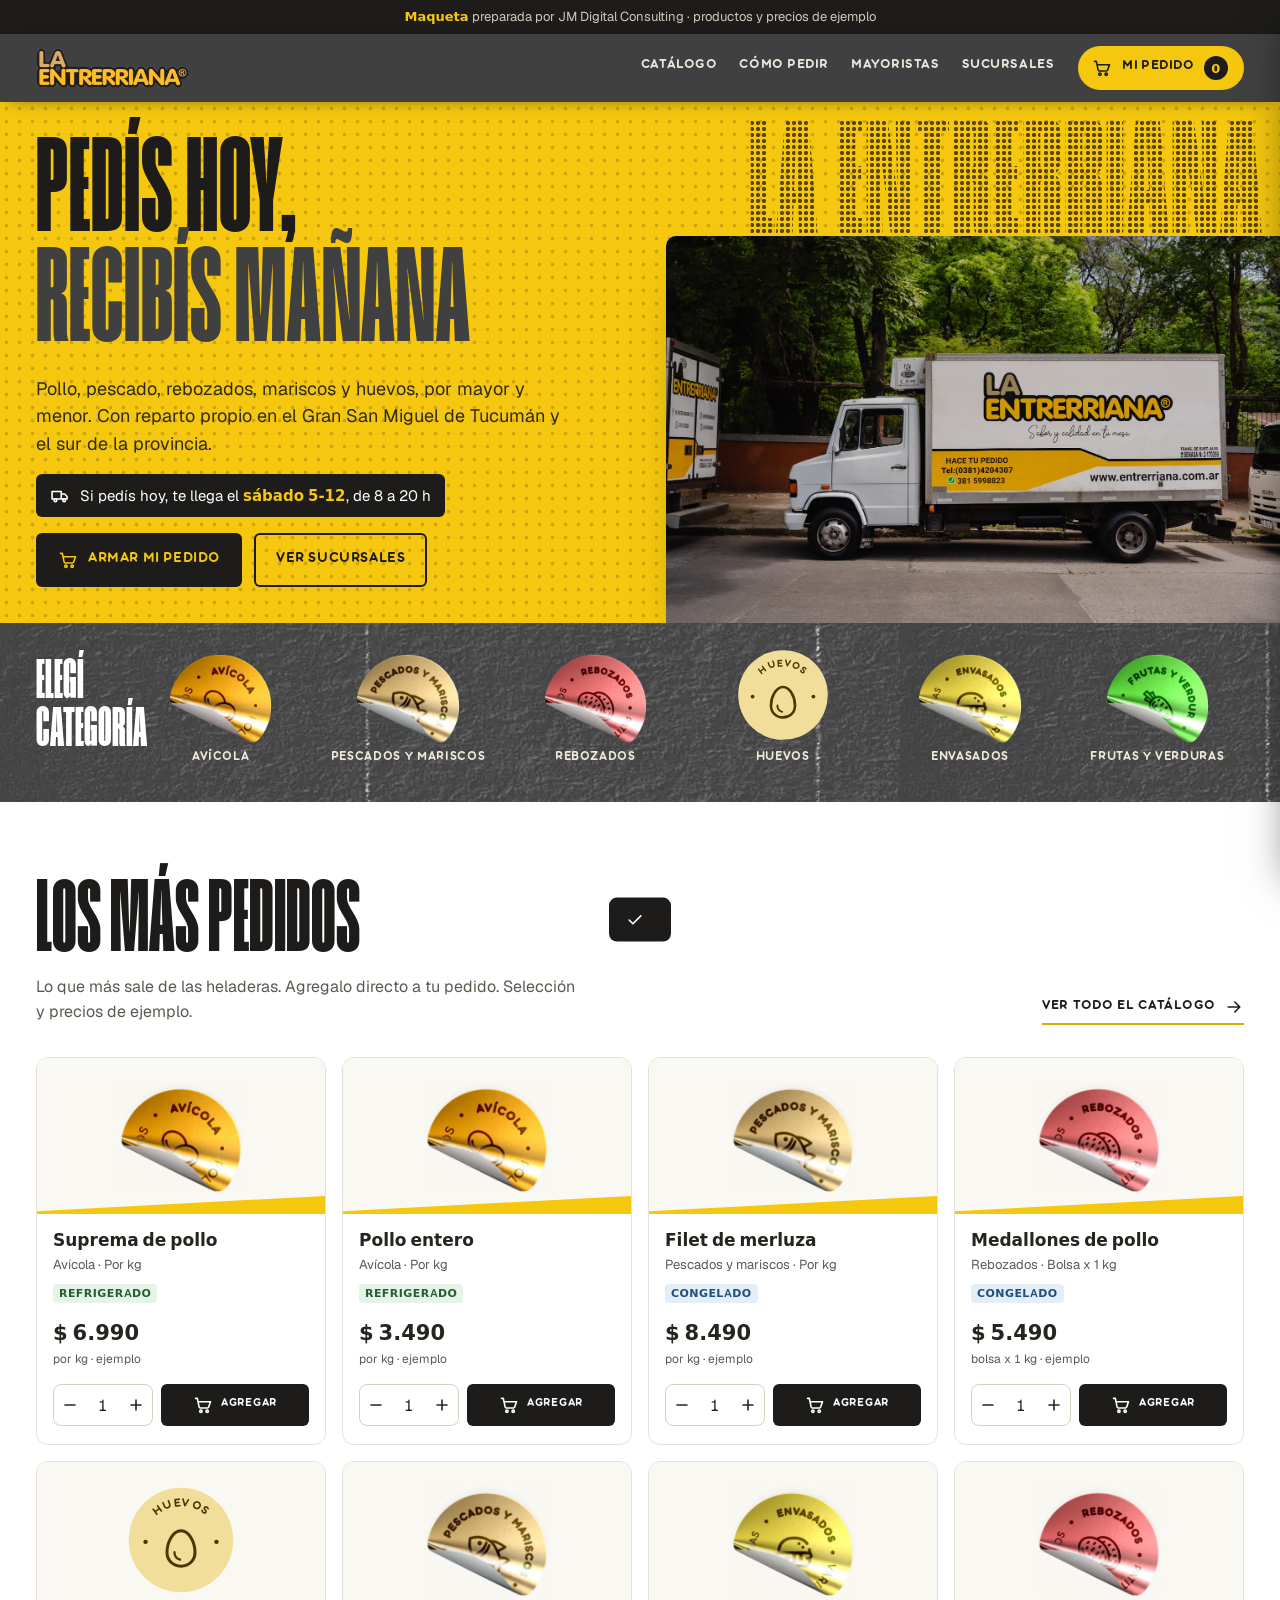
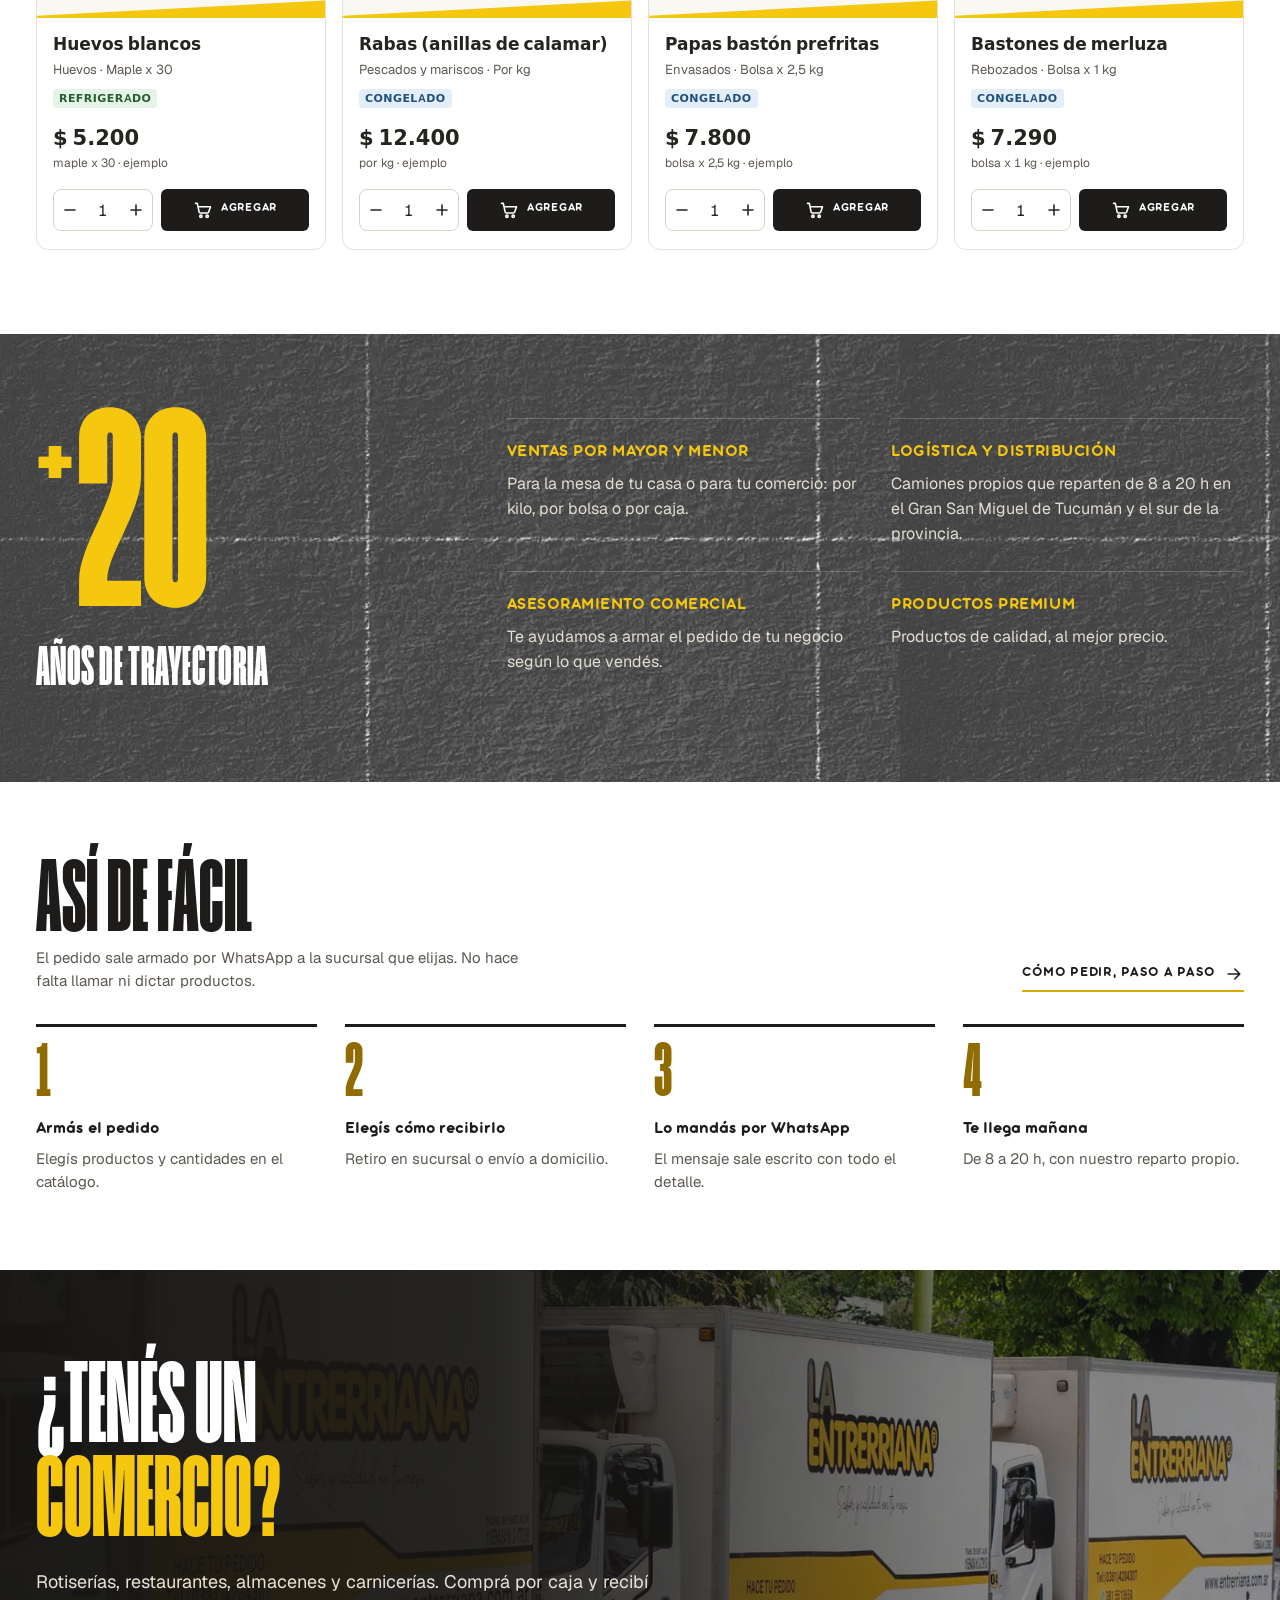
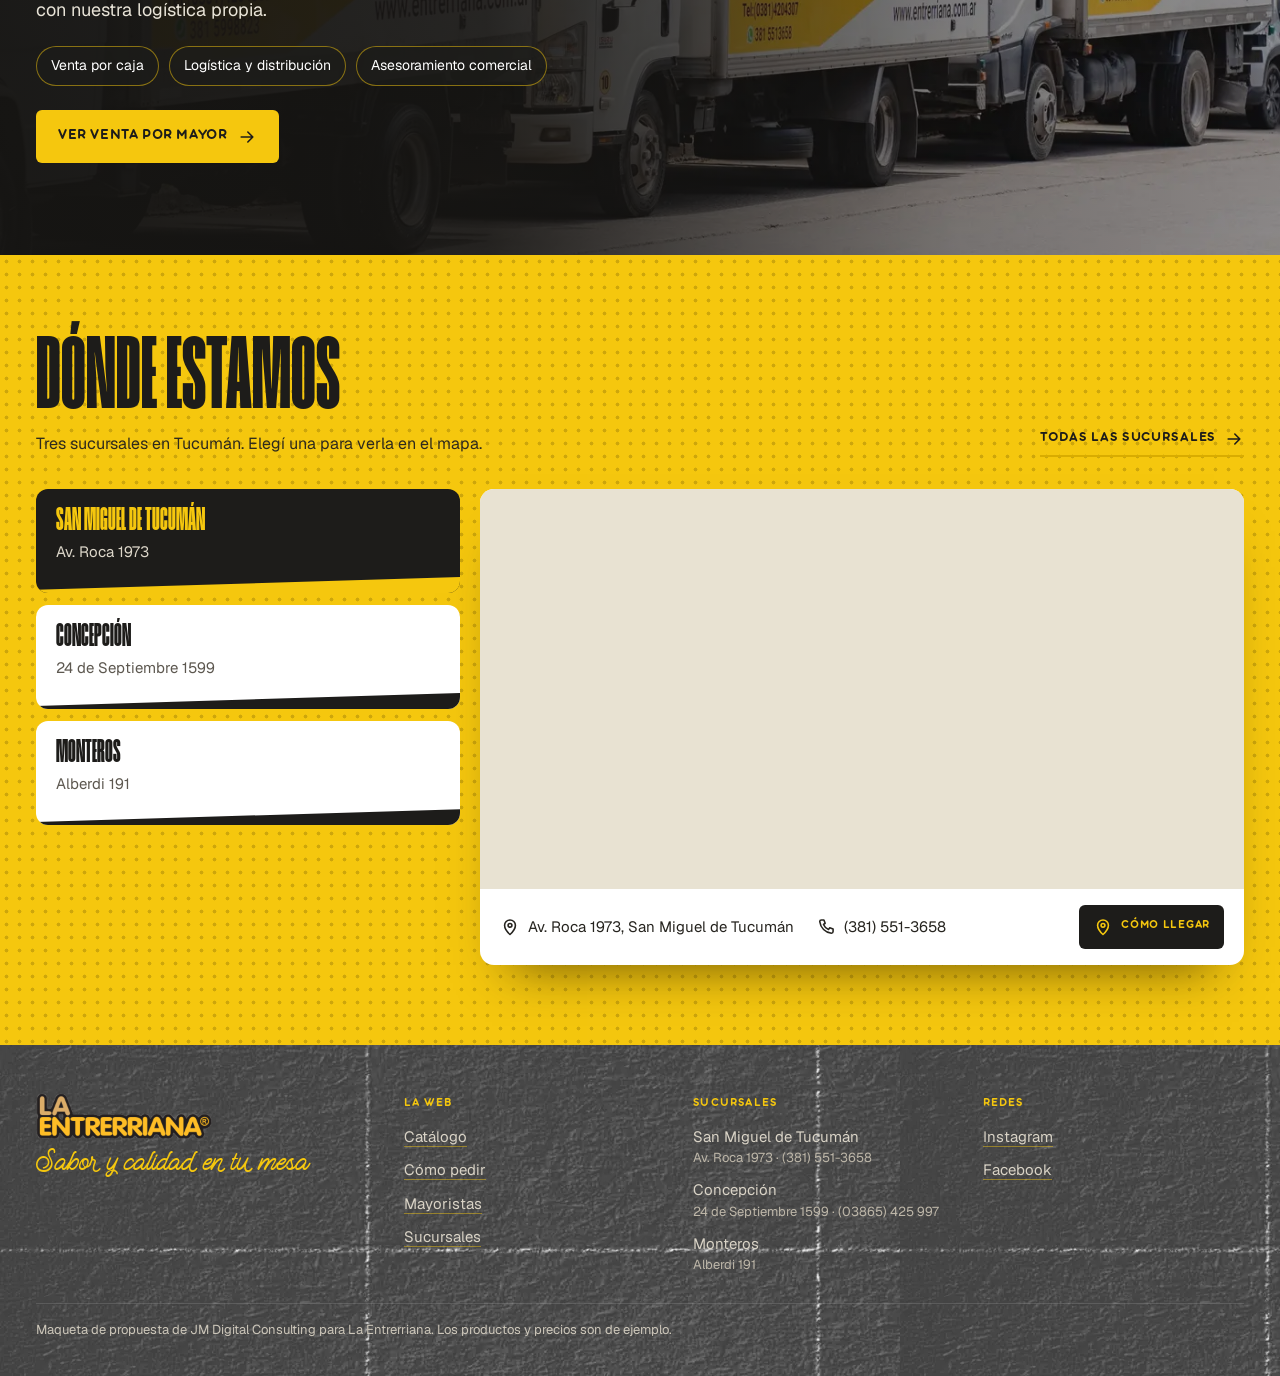
<file: index.html>
<!doctype html>
<html lang="es">
<head>
<meta charset="utf-8">
<meta name="viewport" content="width=device-width, initial-scale=1, viewport-fit=cover">
<title>La Entrerriana · Pollo, pescado y rebozados en Tucumán</title>
<meta name="description" content="Pollo, pescado, rebozados, mariscos y huevos por mayor y menor. Pedís hoy y recibís mañana en el Gran San Miguel de Tucumán y el sur de la provincia.">
<meta name="robots" content="noindex, nofollow">
<link rel="stylesheet" href="estilos.css">
</head>
<body data-pagina="inicio">

<main id="inicio">
  <section class="fachada" aria-labelledby="titulo-hero">
    <div class="letrero" aria-hidden="true">LA ENTRERRIANA</div>
    <div class="wrap">
      <div class="hero-txt">
        <h1 id="titulo-hero">Pedís hoy, <span>recibís mañana</span></h1>
        <p>Pollo, pescado, rebozados, mariscos y huevos, por mayor y menor. Con reparto propio en el Gran San Miguel de Tucumán y el sur de la provincia.</p>
        <div class="entrega"><svg class="i"><use href="#i-camion"/></svg><span>Si pedís hoy, te llega el <b data-fecha-entrega>día siguiente</b>, de 8 a 20 h</span></div>
        <div class="acciones">
          <a class="btn btn-negro" href="catalogo.html"><svg class="i"><use href="#i-carro"/></svg>Armar mi pedido</a>
          <a class="btn btn-linea" href="sucursales.html">Ver sucursales</a>
        </div>
      </div>
      <div class="camion"><img src="img/camion.webp" alt="Camión de reparto de La Entrerriana" width="1600" height="923"></div>
    </div>
  </section>

  <section class="sellos" aria-labelledby="titulo-sellos">
    <div class="wrap">
      <h2 id="titulo-sellos">Elegí categoría</h2>
      <div class="fila-sellos" id="sellos-home"></div>
    </div>
  </section>

  <section class="populares" aria-labelledby="titulo-pop">
    <div class="wrap">
      <div class="cab-seccion">
        <div>
          <h2 id="titulo-pop">Los más pedidos</h2>
          <p>Lo que más sale de las heladeras. Agregalo directo a tu pedido. Selección y precios de ejemplo.</p>
        </div>
        <a class="link-flecha" href="catalogo.html">Ver todo el catálogo<svg class="i"><use href="#i-flecha"/></svg></a>
      </div>
      <div class="grilla-prod" id="populares"></div>
    </div>
  </section>

  <section class="pilares" aria-labelledby="titulo-pil">
    <div class="wrap">
      <p class="anios" id="titulo-pil"><span>+</span>20<small>años de trayectoria</small></p>
      <ul class="lista-pilares">
        <li><b>Ventas por mayor y menor</b><p>Para la mesa de tu casa o para tu comercio: por kilo, por bolsa o por caja.</p></li>
        <li><b>Logística y distribución</b><p>Camiones propios que reparten de 8 a 20 h en el Gran San Miguel de Tucumán y el sur de la provincia.</p></li>
        <li><b>Asesoramiento comercial</b><p>Te ayudamos a armar el pedido de tu negocio según lo que vendés.</p></li>
        <li><b>Productos premium</b><p>Productos de calidad, al mejor precio.</p></li>
      </ul>
    </div>
  </section>

  <section class="pasos-cortos" aria-labelledby="titulo-pc">
    <div class="wrap">
      <div class="cab-seccion">
        <div>
          <h2 id="titulo-pc">Así de fácil</h2>
          <p>El pedido sale armado por WhatsApp a la sucursal que elijas. No hace falta llamar ni dictar productos.</p>
        </div>
        <a class="link-flecha" href="como-pedir.html">Cómo pedir, paso a paso<svg class="i"><use href="#i-flecha"/></svg></a>
      </div>
      <ol>
        <li><b>Armás el pedido</b><p>Elegís productos y cantidades en el catálogo.</p></li>
        <li><b>Elegís cómo recibirlo</b><p>Retiro en sucursal o envío a domicilio.</p></li>
        <li><b>Lo mandás por WhatsApp</b><p>El mensaje sale escrito con todo el detalle.</p></li>
        <li><b>Te llega mañana</b><p>De 8 a 20 h, con nuestro reparto propio.</p></li>
      </ol>
    </div>
  </section>

  <section class="mayoristas" aria-labelledby="titulo-may">
    <img src="img/camiones.webp" alt="" width="1400" height="814" loading="lazy">
    <div class="wrap">
      <h2 id="titulo-may">¿Tenés un <em>comercio?</em></h2>
      <p>Rotiserías, restaurantes, almacenes y carnicerías. Comprá por caja y recibí con nuestra logística propia.</p>
      <ul><li>Venta por caja</li><li>Logística y distribución</li><li>Asesoramiento comercial</li></ul>
      <a class="btn btn-amarillo" href="mayoristas.html">Ver venta por mayor<svg class="i"><use href="#i-flecha"/></svg></a>
    </div>
  </section>

  <section class="donde" aria-labelledby="titulo-donde">
    <div class="wrap">
      <div class="cab-seccion">
        <div>
          <h2 id="titulo-donde">Dónde estamos</h2>
          <p>Tres sucursales en Tucumán. Elegí una para verla en el mapa.</p>
        </div>
        <a class="link-flecha" href="sucursales.html">Todas las sucursales<svg class="i"><use href="#i-flecha"/></svg></a>
      </div>
      <div id="mapa-home"></div>
    </div>
  </section>
</main>

<script src="comun.js"></script>
<script>
(() => {
  const { CATS, POPULARES, $, esc, prodDe, selloGrande, tarjeta, activarTarjetas, mapaBloque } = window.LE;
  $("#sellos-home").innerHTML = CATS.map((c) => `<a class="sello${c.img ? "" : " huevo"}" href="catalogo.html?cat=${c.id}">${selloGrande(c)}<span>${esc(c.nombre)}</span></a>`).join("");
  const pop = $("#populares");
  pop.innerHTML = POPULARES.map((id) => tarjeta(prodDe(id))).join("");
  activarTarjetas(pop);
  mapaBloque($("#mapa-home"));
})();
</script>
</body>
</html>
</file>
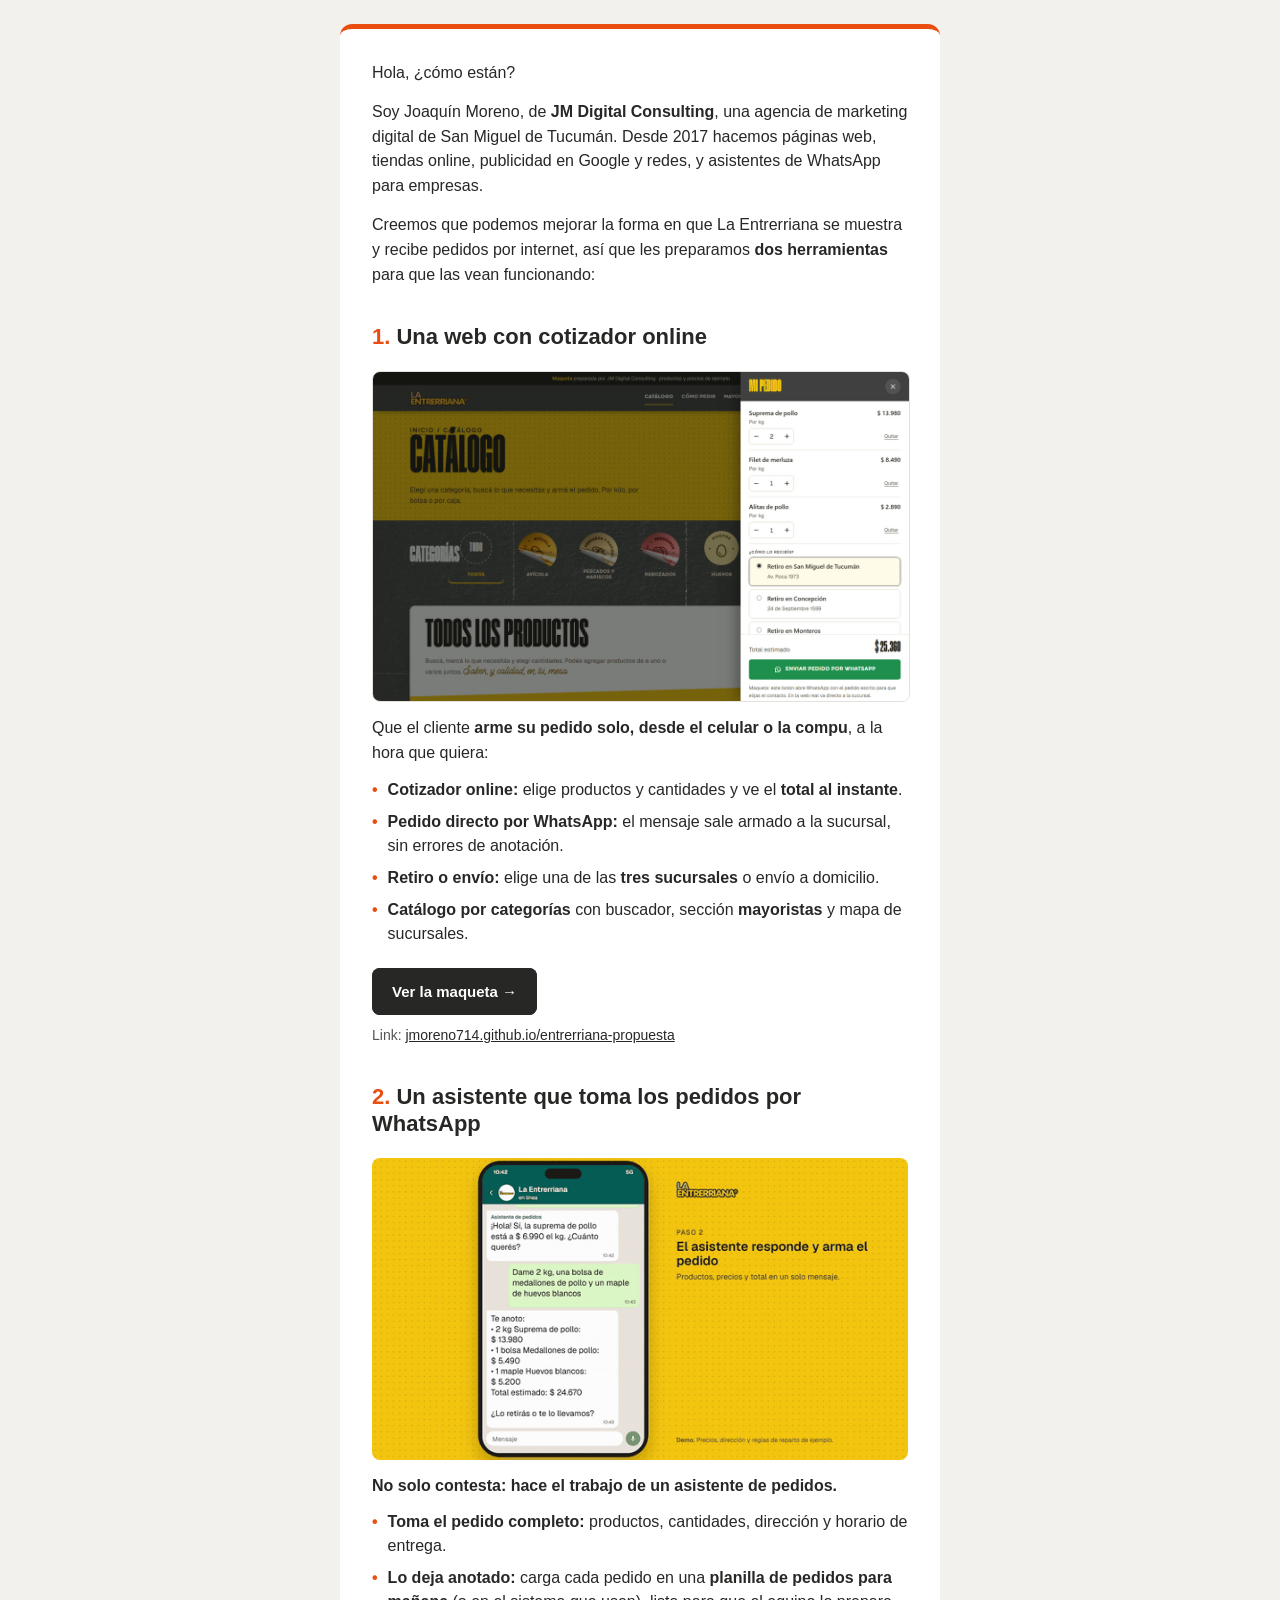
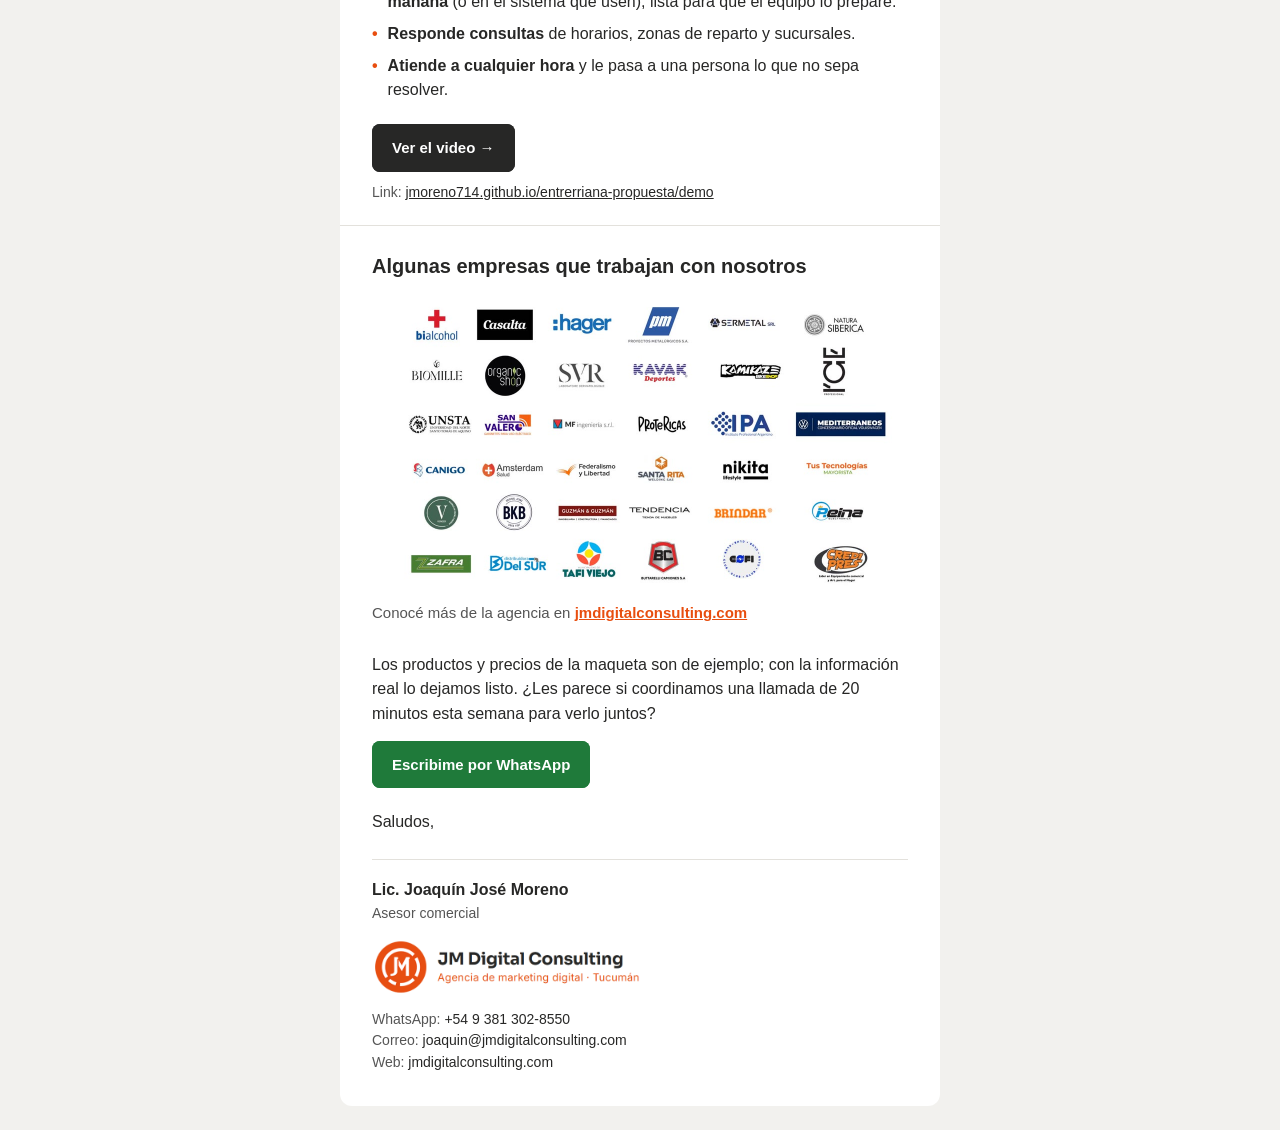
<file: correo/index.html>
<!doctype html>
<html lang="es">
<head>
<meta charset="utf-8">
<meta name="viewport" content="width=device-width, initial-scale=1">
<meta name="robots" content="noindex, nofollow">
<title>Una propuesta digital para La Entrerriana</title>
</head>
<body style="margin:0;padding:0;background:#f2f1ee;">
<!-- Asunto: Una propuesta digital para La Entrerriana -->
<div style="display:none;max-height:0;overflow:hidden;opacity:0;">Somos JM Digital Consulting, de Tucumán. Les preparamos una maqueta de web y una demo de pedidos por WhatsApp.</div>
<table role="presentation" width="100%" cellpadding="0" cellspacing="0" border="0" bgcolor="#f2f1ee" style="background:#f2f1ee;">
<tr><td align="center" style="padding:24px 12px;">
<table role="presentation" width="600" cellpadding="0" cellspacing="0" border="0" bgcolor="#ffffff" style="width:100%;max-width:600px;background:#ffffff;border-radius:12px;border-top:5px solid #E84E0F;">

<tr><td style="padding:32px 32px 8px;font-family:Arial,Helvetica,sans-serif;font-size:16px;line-height:1.55;color:#272726;">
<p style="margin:0 0 14px;">Hola, ¿cómo están?</p>
<p style="margin:0 0 14px;">Soy Joaquín Moreno, de <b>JM Digital Consulting</b>, una agencia de marketing digital de San Miguel de Tucumán. Desde 2017 hacemos páginas web, tiendas online, publicidad en Google y redes, y asistentes de WhatsApp para empresas.</p>
<p style="margin:0 0 14px;">Creemos que podemos mejorar la forma en que La Entrerriana se muestra y recibe pedidos por internet, así que les preparamos <b>dos herramientas</b> para que las vean funcionando:</p>
</td></tr>

<!-- 1. Maqueta web -->
<tr><td style="padding:14px 32px 4px;"><p style="margin:0 0 10px;font-family:Arial,Helvetica,sans-serif;font-size:22px;line-height:1.25;font-weight:bold;color:#272726;"><font color="#E84E0F">1.</font> Una web con cotizador online</p></td></tr>
<tr><td style="padding:6px 32px 8px;">
<a href="https://jmoreno714.github.io/entrerriana-propuesta/" target="_blank" style="text-decoration:none;"><img src="https://jmoreno714.github.io/entrerriana-propuesta/correo/cotizador.jpg" width="536" alt="Cotizador online de La Entrerriana: pedido armado con total y opciones de retiro o envío" style="display:block;width:100%;max-width:536px;height:auto;border:1px solid #e3e1dc;border-radius:8px;"></a>
</td></tr>
<tr><td style="padding:6px 32px 22px;font-family:Arial,Helvetica,sans-serif;font-size:16px;line-height:1.55;color:#272726;">
<p style="margin:0 0 12px;">Que el cliente <b>arme su pedido solo, desde el celular o la compu</b>, a la hora que quiera:</p><table role="presentation" cellpadding="0" cellspacing="0" border="0" style="margin:0 0 14px;"><tr><td valign="top" style="padding:0 10px 8px 0;font-family:Arial,Helvetica,sans-serif;font-size:16px;line-height:1.5;color:#E84E0F;font-weight:bold;">&#8226;</td><td style="padding:0 0 8px;font-family:Arial,Helvetica,sans-serif;font-size:16px;line-height:1.5;color:#272726;"><b>Cotizador online:</b> elige productos y cantidades y ve el <b>total al instante</b>.</td></tr><tr><td valign="top" style="padding:0 10px 8px 0;font-family:Arial,Helvetica,sans-serif;font-size:16px;line-height:1.5;color:#E84E0F;font-weight:bold;">&#8226;</td><td style="padding:0 0 8px;font-family:Arial,Helvetica,sans-serif;font-size:16px;line-height:1.5;color:#272726;"><b>Pedido directo por WhatsApp:</b> el mensaje sale armado a la sucursal, sin errores de anotación.</td></tr><tr><td valign="top" style="padding:0 10px 8px 0;font-family:Arial,Helvetica,sans-serif;font-size:16px;line-height:1.5;color:#E84E0F;font-weight:bold;">&#8226;</td><td style="padding:0 0 8px;font-family:Arial,Helvetica,sans-serif;font-size:16px;line-height:1.5;color:#272726;"><b>Retiro o envío:</b> elige una de las <b>tres sucursales</b> o envío a domicilio.</td></tr><tr><td valign="top" style="padding:0 10px 8px 0;font-family:Arial,Helvetica,sans-serif;font-size:16px;line-height:1.5;color:#E84E0F;font-weight:bold;">&#8226;</td><td style="padding:0 0 8px;font-family:Arial,Helvetica,sans-serif;font-size:16px;line-height:1.5;color:#272726;"><b>Catálogo por categorías</b> con buscador, sección <b>mayoristas</b> y mapa de sucursales.</td></tr></table>
<table role="presentation" cellpadding="0" cellspacing="0" border="0"><tr><td bgcolor="#272726" style="background:#272726;border-radius:8px;"><a href="https://jmoreno714.github.io/entrerriana-propuesta/" target="_blank" style="display:inline-block;background:#272726;color:#ffffff;font-family:Arial,Helvetica,sans-serif;font-size:15px;font-weight:bold;text-decoration:none;padding:12px 20px;border-radius:8px;"><font color="#ffffff">Ver la maqueta &rarr;</font></a></td></tr></table>
<p style="margin:10px 0 0;font-size:14px;color:#555555;">Link: <a href="https://jmoreno714.github.io/entrerriana-propuesta/" target="_blank" style="color:#272726;">jmoreno714.github.io/entrerriana-propuesta</a></p>
</td></tr>

<!-- 2. Video demo -->
<tr><td style="padding:14px 32px 4px;"><p style="margin:0 0 10px;font-family:Arial,Helvetica,sans-serif;font-size:22px;line-height:1.25;font-weight:bold;color:#272726;"><font color="#E84E0F">2.</font> Un asistente que toma los pedidos por WhatsApp</p></td></tr>
<tr><td style="padding:6px 32px 8px;">
<a href="https://jmoreno714.github.io/entrerriana-propuesta/demo/" target="_blank" style="text-decoration:none;"><img src="https://jmoreno714.github.io/entrerriana-propuesta/correo/demo.gif" width="536" alt="Video: un cliente hace el pedido por WhatsApp y el asistente lo arma" style="display:block;width:100%;max-width:536px;height:auto;border-radius:8px;"></a>
</td></tr>
<tr><td style="padding:6px 32px 22px;font-family:Arial,Helvetica,sans-serif;font-size:16px;line-height:1.55;color:#272726;">
<p style="margin:0 0 12px;"><b>No solo contesta: hace el trabajo de un asistente de pedidos.</b></p><table role="presentation" cellpadding="0" cellspacing="0" border="0" style="margin:0 0 14px;"><tr><td valign="top" style="padding:0 10px 8px 0;font-family:Arial,Helvetica,sans-serif;font-size:16px;line-height:1.5;color:#E84E0F;font-weight:bold;">&#8226;</td><td style="padding:0 0 8px;font-family:Arial,Helvetica,sans-serif;font-size:16px;line-height:1.5;color:#272726;"><b>Toma el pedido completo:</b> productos, cantidades, dirección y horario de entrega.</td></tr><tr><td valign="top" style="padding:0 10px 8px 0;font-family:Arial,Helvetica,sans-serif;font-size:16px;line-height:1.5;color:#E84E0F;font-weight:bold;">&#8226;</td><td style="padding:0 0 8px;font-family:Arial,Helvetica,sans-serif;font-size:16px;line-height:1.5;color:#272726;"><b>Lo deja anotado:</b> carga cada pedido en una <b>planilla de pedidos para mañana</b> (o en el sistema que usen), lista para que el equipo lo prepare.</td></tr><tr><td valign="top" style="padding:0 10px 8px 0;font-family:Arial,Helvetica,sans-serif;font-size:16px;line-height:1.5;color:#E84E0F;font-weight:bold;">&#8226;</td><td style="padding:0 0 8px;font-family:Arial,Helvetica,sans-serif;font-size:16px;line-height:1.5;color:#272726;"><b>Responde consultas</b> de horarios, zonas de reparto y sucursales.</td></tr><tr><td valign="top" style="padding:0 10px 8px 0;font-family:Arial,Helvetica,sans-serif;font-size:16px;line-height:1.5;color:#E84E0F;font-weight:bold;">&#8226;</td><td style="padding:0 0 8px;font-family:Arial,Helvetica,sans-serif;font-size:16px;line-height:1.5;color:#272726;"><b>Atiende a cualquier hora</b> y le pasa a una persona lo que no sepa resolver.</td></tr></table>
<table role="presentation" cellpadding="0" cellspacing="0" border="0"><tr><td bgcolor="#272726" style="background:#272726;border-radius:8px;"><a href="https://jmoreno714.github.io/entrerriana-propuesta/demo/" target="_blank" style="display:inline-block;background:#272726;color:#ffffff;font-family:Arial,Helvetica,sans-serif;font-size:15px;font-weight:bold;text-decoration:none;padding:12px 20px;border-radius:8px;"><font color="#ffffff">Ver el video &rarr;</font></a></td></tr></table>
<p style="margin:10px 0 0;font-size:14px;color:#555555;">Link: <a href="https://jmoreno714.github.io/entrerriana-propuesta/demo/" target="_blank" style="color:#272726;">jmoreno714.github.io/entrerriana-propuesta/demo</a></p>
</td></tr>

<!-- Clientes -->
<tr><td style="padding:10px 32px 6px;font-family:Arial,Helvetica,sans-serif;font-size:16px;line-height:1.55;color:#272726;border-top:1px solid #e3e1dc;">
<p style="margin:18px 0 6px;font-size:20px;line-height:1.25;"><b>Algunas empresas que trabajan con nosotros</b></p>
</td></tr>
<tr><td style="padding:0 32px 8px;">
<a href="https://jmdigitalconsulting.com" target="_blank" style="text-decoration:none;"><img src="https://jmoreno714.github.io/entrerriana-propuesta/correo/clientes.jpg" width="536" alt="Logos de empresas clientes de JM Digital Consulting" style="display:block;width:100%;max-width:536px;height:auto;"></a>
</td></tr>
<tr><td style="padding:0 32px 24px;font-family:Arial,Helvetica,sans-serif;font-size:15px;line-height:1.55;color:#555555;">
<p style="margin:0;">Conocé más de la agencia en <a href="https://jmdigitalconsulting.com" target="_blank" style="color:#E84E0F;font-weight:bold;">jmdigitalconsulting.com</a></p>
</td></tr>

<!-- Cierre -->
<tr><td style="padding:4px 32px 24px;font-family:Arial,Helvetica,sans-serif;font-size:16px;line-height:1.55;color:#272726;">
<p style="margin:0 0 14px;">Los productos y precios de la maqueta son de ejemplo; con la información real lo dejamos listo. ¿Les parece si coordinamos una llamada de 20 minutos esta semana para verlo juntos?</p>
<table role="presentation" cellpadding="0" cellspacing="0" border="0"><tr><td bgcolor="#1f7a3a" style="background:#1f7a3a;border-radius:8px;"><a href="https://wa.me/5493813028550?text=Hola%20Joaqu%C3%ADn%2C%20vimos%20la%20propuesta%20para%20La%20Entrerriana" target="_blank" style="display:inline-block;background:#1f7a3a;color:#ffffff;font-family:Arial,Helvetica,sans-serif;font-size:15px;font-weight:bold;text-decoration:none;padding:12px 20px;border-radius:8px;"><font color="#ffffff">Escribime por WhatsApp</font></a></td></tr></table>
<p style="margin:22px 0 0;">Saludos,</p>
</td></tr>

<!-- Firma -->
<tr><td style="padding:0 32px 32px;">
<table role="presentation" cellpadding="0" cellspacing="0" border="0" style="border-top:1px solid #e3e1dc;width:100%;">
<tr><td style="padding-top:18px;font-family:Arial,Helvetica,sans-serif;font-size:14px;line-height:1.55;color:#555555;">
<div style="font-size:16px;font-weight:bold;color:#272726;">Lic. Joaquín José Moreno</div>
<div style="margin-bottom:10px;">Asesor comercial</div>
<a href="https://jmdigitalconsulting.com" target="_blank" style="text-decoration:none;"><img src="https://jmoreno714.github.io/entrerriana-propuesta/correo/firma-logo.png" width="296" height="64" alt="JM Digital Consulting, agencia de marketing digital, Tucumán" style="display:block;width:296px;height:64px;"></a>
<div style="margin-top:10px;">WhatsApp: <a href="https://wa.me/5493813028550" target="_blank" style="color:#272726;text-decoration:none;">+54 9 381 302-8550</a></div>
<div>Correo: <a href="mailto:joaquin@jmdigitalconsulting.com" style="color:#272726;text-decoration:none;">joaquin@jmdigitalconsulting.com</a></div>
<div>Web: <a href="https://jmdigitalconsulting.com" target="_blank" style="color:#272726;text-decoration:none;">jmdigitalconsulting.com</a></div>
</td></tr>
</table>
</td></tr>

</table>
</td></tr>
</table>
</body>
</html>
</file>
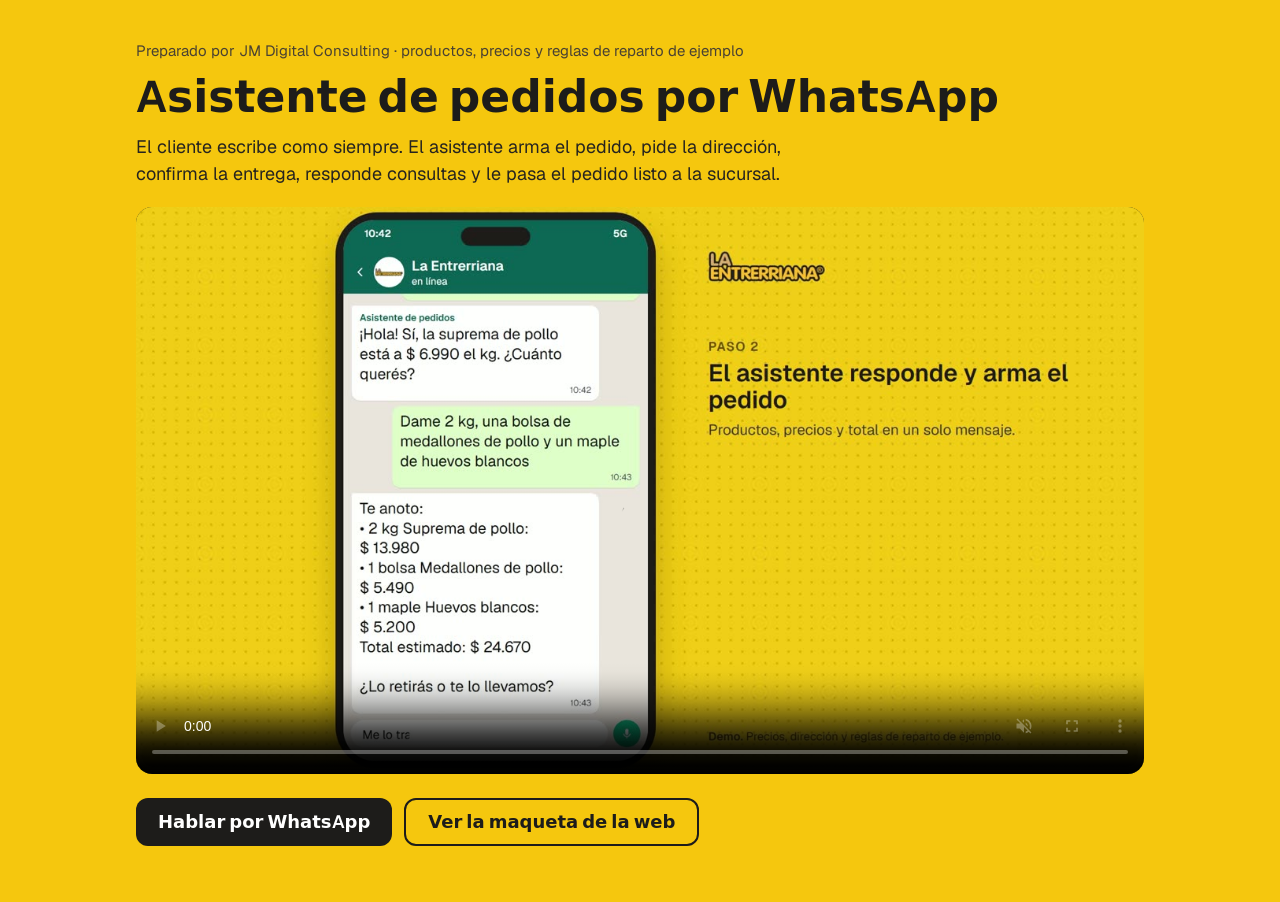
<file: demo/index.html>
<!doctype html>
<html lang="es">
<head>
<meta charset="utf-8">
<meta name="viewport" content="width=device-width, initial-scale=1">
<title>Demo: asistente de pedidos por WhatsApp · La Entrerriana</title>
<meta name="robots" content="noindex, nofollow">
<style>
@font-face{font-family:"Geist";src:url("../fuente/geist-400.woff2") format("woff2");font-weight:400}
@font-face{font-family:"Geist";src:url("../fuente/geist-600.woff2") format("woff2");font-weight:600}
:root{--amarillo:#F5C70E;--negro:#1d1c1a;--tinta:#26241f}
*{box-sizing:border-box}
body{margin:0;background:var(--amarillo);color:var(--tinta);font:400 18px/1.5 "Geist",system-ui,sans-serif}
main{max-width:1040px;margin:0 auto;padding:40px 16px 56px}
.aviso{font-size:15px;color:#4a4232;margin:0 0 10px}
h1{font-weight:600;font-size:clamp(28px,4.4vw,44px);line-height:1.1;margin:0 0 12px;color:var(--negro)}
p{margin:0 0 20px;max-width:720px}
video{display:block;width:100%;height:auto;border-radius:16px;background:var(--negro)}
.acciones{display:flex;flex-wrap:wrap;gap:12px;margin-top:24px}
a.btn{display:inline-flex;align-items:center;min-height:48px;padding:0 22px;border-radius:12px;font-weight:600;text-decoration:none}
.negro{background:var(--negro);color:#fff}
.linea{border:2px solid var(--negro);color:var(--negro)}
a:focus-visible{outline:3px solid var(--negro);outline-offset:3px}
</style>
</head>
<body>
<main>
  <p class="aviso">Preparado por JM Digital Consulting · productos, precios y reglas de reparto de ejemplo</p>
  <h1>Asistente de pedidos por WhatsApp</h1>
  <p>El cliente escribe como siempre. El asistente arma el pedido, pide la dirección, confirma la entrega, responde consultas y le pasa el pedido listo a la sucursal.</p>
  <video src="demo-bot-entrerriana.mp4" poster="poster.jpg" controls autoplay muted loop playsinline width="1920" height="1080"></video>
  <div class="acciones">
    <a class="btn negro" href="https://wa.me/5493813028550?text=Hola%20Joaqu%C3%ADn%2C%20vi%20la%20demo%20del%20asistente%20de%20pedidos" target="_blank" rel="noopener">Hablar por WhatsApp</a>
    <a class="btn linea" href="../index.html">Ver la maqueta de la web</a>
  </div>
</main>
</body>
</html>
</file>
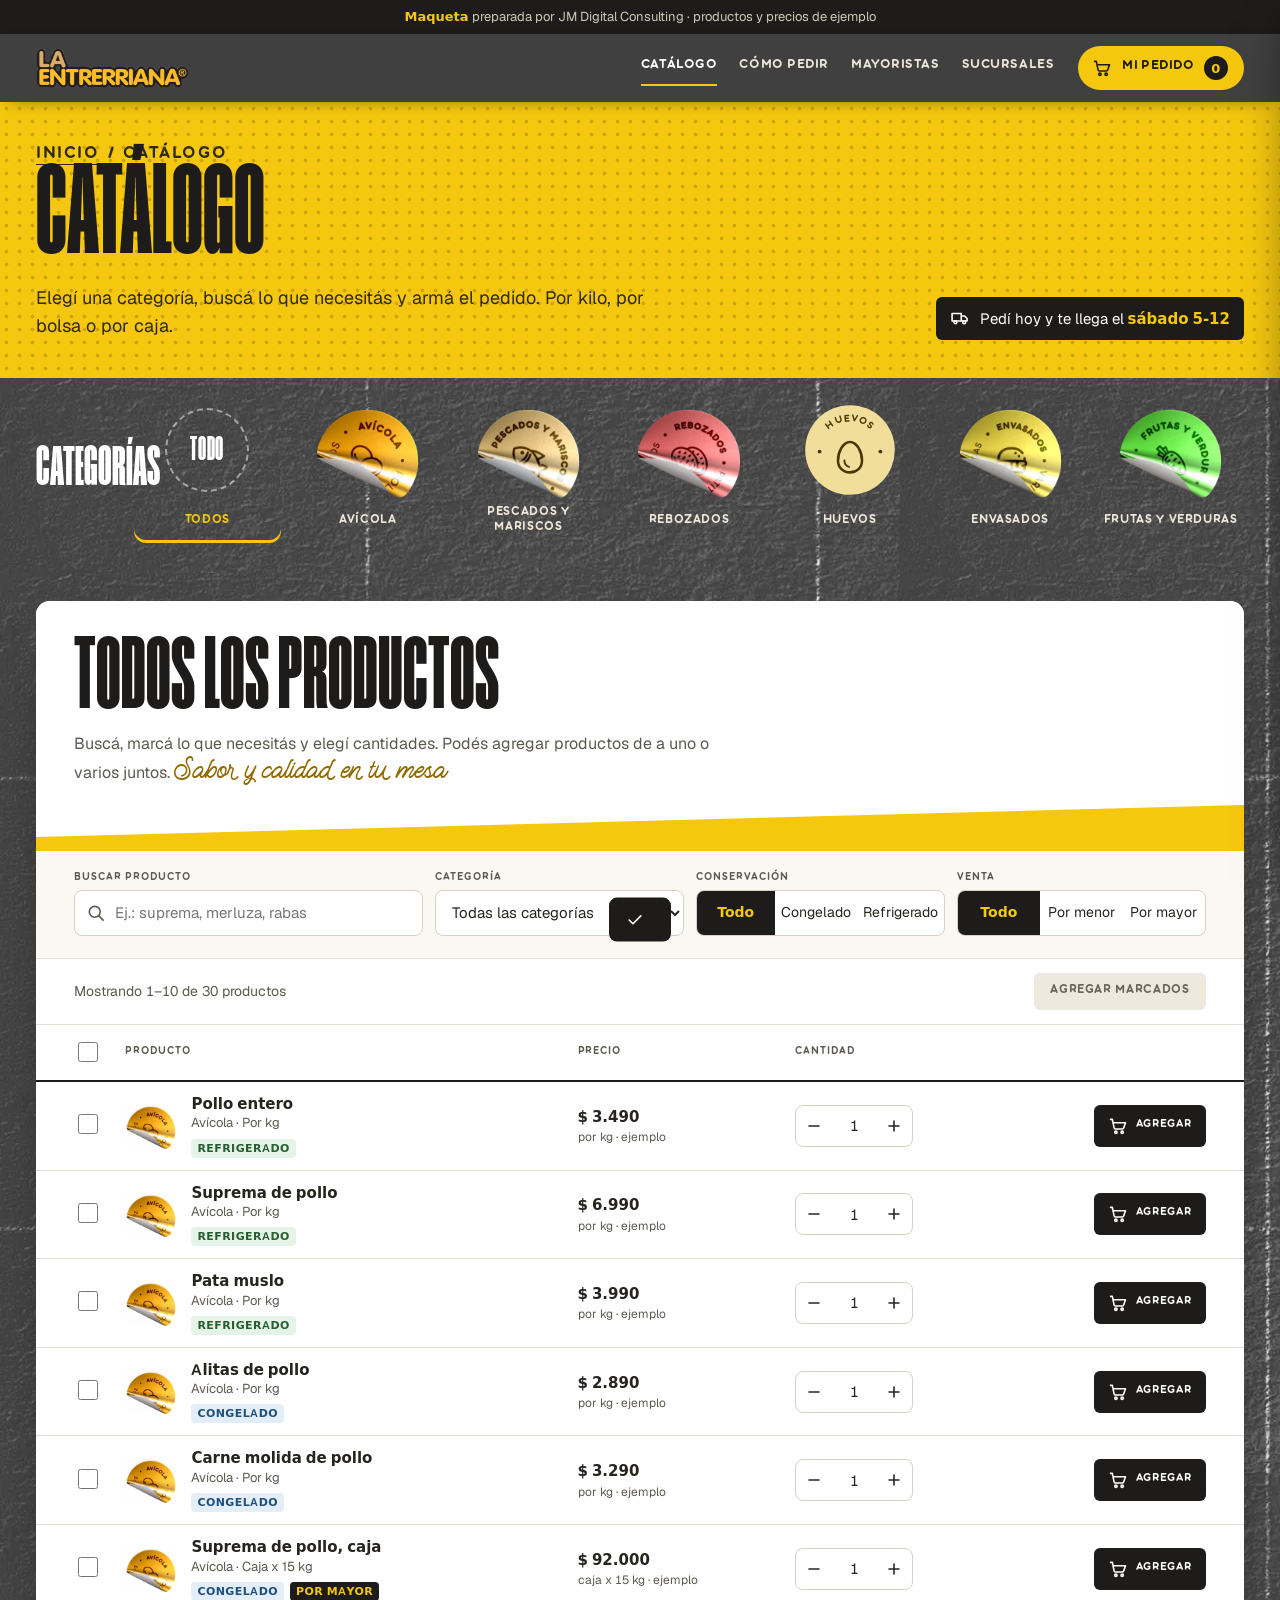
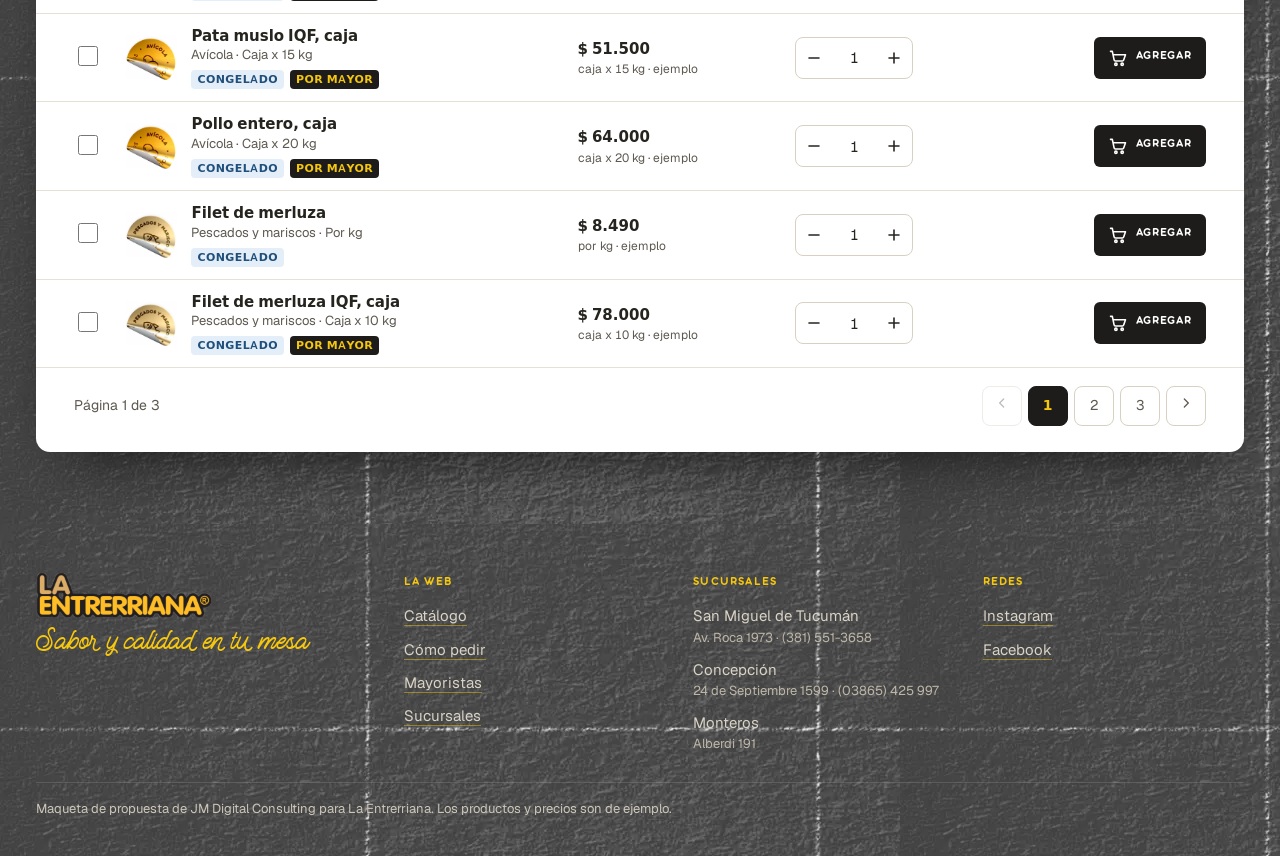
<file: catalogo.html>
<!doctype html>
<html lang="es">
<head>
<meta charset="utf-8">
<meta name="viewport" content="width=device-width, initial-scale=1, viewport-fit=cover">
<title>Catálogo · La Entrerriana</title>
<meta name="description" content="Catálogo de pollo, pescados y mariscos, rebozados, huevos, envasados y verduras congeladas. Armá tu pedido y mandalo por WhatsApp.">
<meta name="robots" content="noindex, nofollow">
<link rel="stylesheet" href="estilos.css">
</head>
<body data-pagina="catalogo">

<main>
  <section class="cab-pagina" aria-labelledby="titulo-pag">
    <div class="wrap">
      <div>
        <p class="miga"><a href="index.html">Inicio</a><span aria-hidden="true">/</span><span>Catálogo</span></p>
        <h1 id="titulo-pag">Catálogo</h1>
        <p>Elegí una categoría, buscá lo que necesitás y armá el pedido. Por kilo, por bolsa o por caja.</p>
      </div>
      <div class="entrega"><svg class="i"><use href="#i-camion"/></svg><span>Pedí hoy y te llega el <b data-fecha-entrega>día siguiente</b></span></div>
    </div>
  </section>

  <section class="sellos" aria-label="Categorías">
    <div class="wrap">
      <h2>Categorías</h2>
      <div class="fila-sellos" id="fila-sellos"></div>
    </div>
  </section>

  <section class="deposito pagina" aria-labelledby="titulo-catalogo">
    <div class="wrap">
      <div class="caja" id="catalogo"></div>
    </div>
  </section>
</main>

<script src="comun.js"></script>
<script src="catalogo.js"></script>
</body>
</html>
</file>
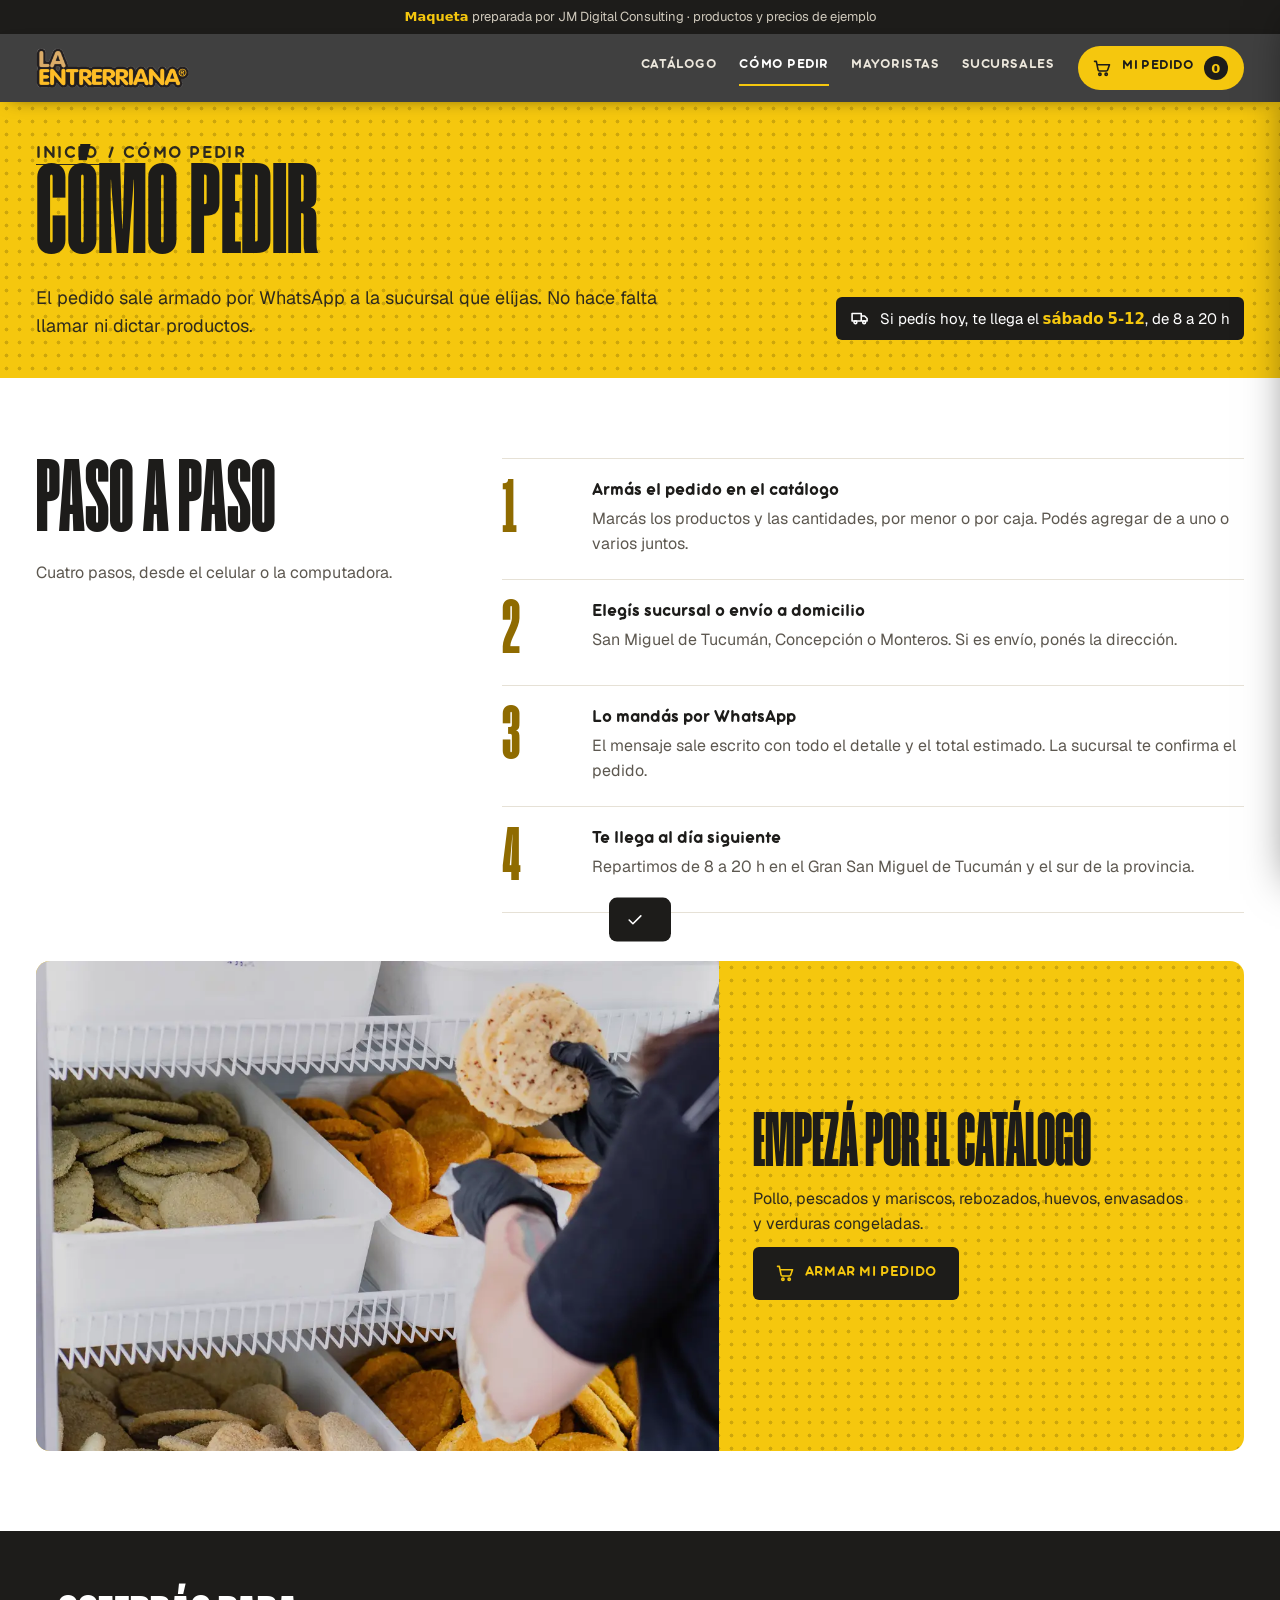
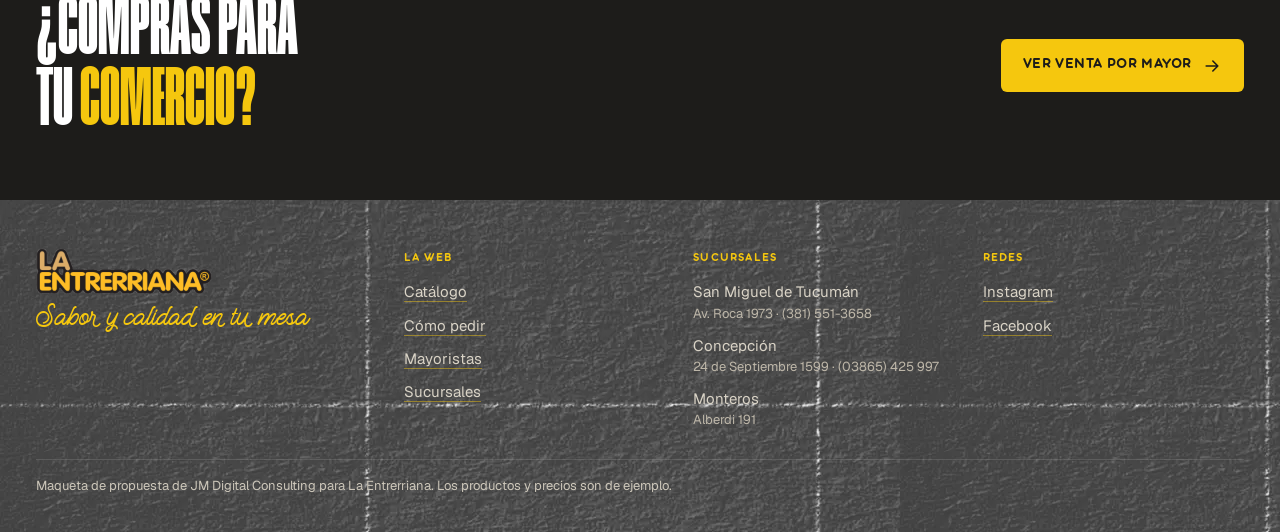
<file: como-pedir.html>
<!doctype html>
<html lang="es">
<head>
<meta charset="utf-8">
<meta name="viewport" content="width=device-width, initial-scale=1, viewport-fit=cover">
<title>Cómo pedir · La Entrerriana</title>
<meta name="description" content="Armá el pedido en el catálogo, elegí sucursal o envío y mandalo por WhatsApp. Te llega al día siguiente.">
<meta name="robots" content="noindex, nofollow">
<link rel="stylesheet" href="estilos.css">
</head>
<body data-pagina="como-pedir">

<main>
  <section class="cab-pagina" aria-labelledby="titulo-pag">
    <div class="wrap">
      <div>
        <p class="miga"><a href="index.html">Inicio</a><span aria-hidden="true">/</span><span>Cómo pedir</span></p>
        <h1 id="titulo-pag">Cómo pedir</h1>
        <p>El pedido sale armado por WhatsApp a la sucursal que elijas. No hace falta llamar ni dictar productos.</p>
      </div>
      <div class="entrega"><svg class="i"><use href="#i-camion"/></svg><span>Si pedís hoy, te llega el <b data-fecha-entrega>día siguiente</b>, de 8 a 20 h</span></div>
    </div>
  </section>

  <section class="pasos" aria-labelledby="titulo-pasos">
    <div class="wrap">
      <div>
        <h2 id="titulo-pasos">Paso a paso</h2>
        <p class="bajada">Cuatro pasos, desde el celular o la computadora.</p>
      </div>
      <ol>
        <li><div><b>Armás el pedido en el catálogo</b><p>Marcás los productos y las cantidades, por menor o por caja. Podés agregar de a uno o varios juntos.</p></div></li>
        <li><div><b>Elegís sucursal o envío a domicilio</b><p>San Miguel de Tucumán, Concepción o Monteros. Si es envío, ponés la dirección.</p></div></li>
        <li><div><b>Lo mandás por WhatsApp</b><p>El mensaje sale escrito con todo el detalle y el total estimado. La sucursal te confirma el pedido.</p></div></li>
        <li><div><b>Te llega al día siguiente</b><p>Repartimos de 8 a 20 h en el Gran San Miguel de Tucumán y el sur de la provincia.</p></div></li>
      </ol>
      <div class="foto-rebozados">
        <img src="img/productos.webp" alt="Rebozados en las heladeras de La Entrerriana" width="1100" height="790" loading="lazy">
        <div>
          <h3>Empezá por el catálogo</h3>
          <p>Pollo, pescados y mariscos, rebozados, huevos, envasados y verduras congeladas.</p>
          <a class="btn btn-negro" href="catalogo.html" style="align-self:flex-start"><svg class="i"><use href="#i-carro"/></svg>Armar mi pedido</a>
        </div>
      </div>
    </div>
  </section>

  <section class="cta-final" aria-labelledby="titulo-cta">
    <div class="wrap">
      <h2 id="titulo-cta">¿Comprás para tu <em>comercio?</em></h2>
      <a class="btn btn-amarillo" href="mayoristas.html">Ver venta por mayor<svg class="i"><use href="#i-flecha"/></svg></a>
    </div>
  </section>
</main>

<script src="comun.js"></script>
</body>
</html>
</file>
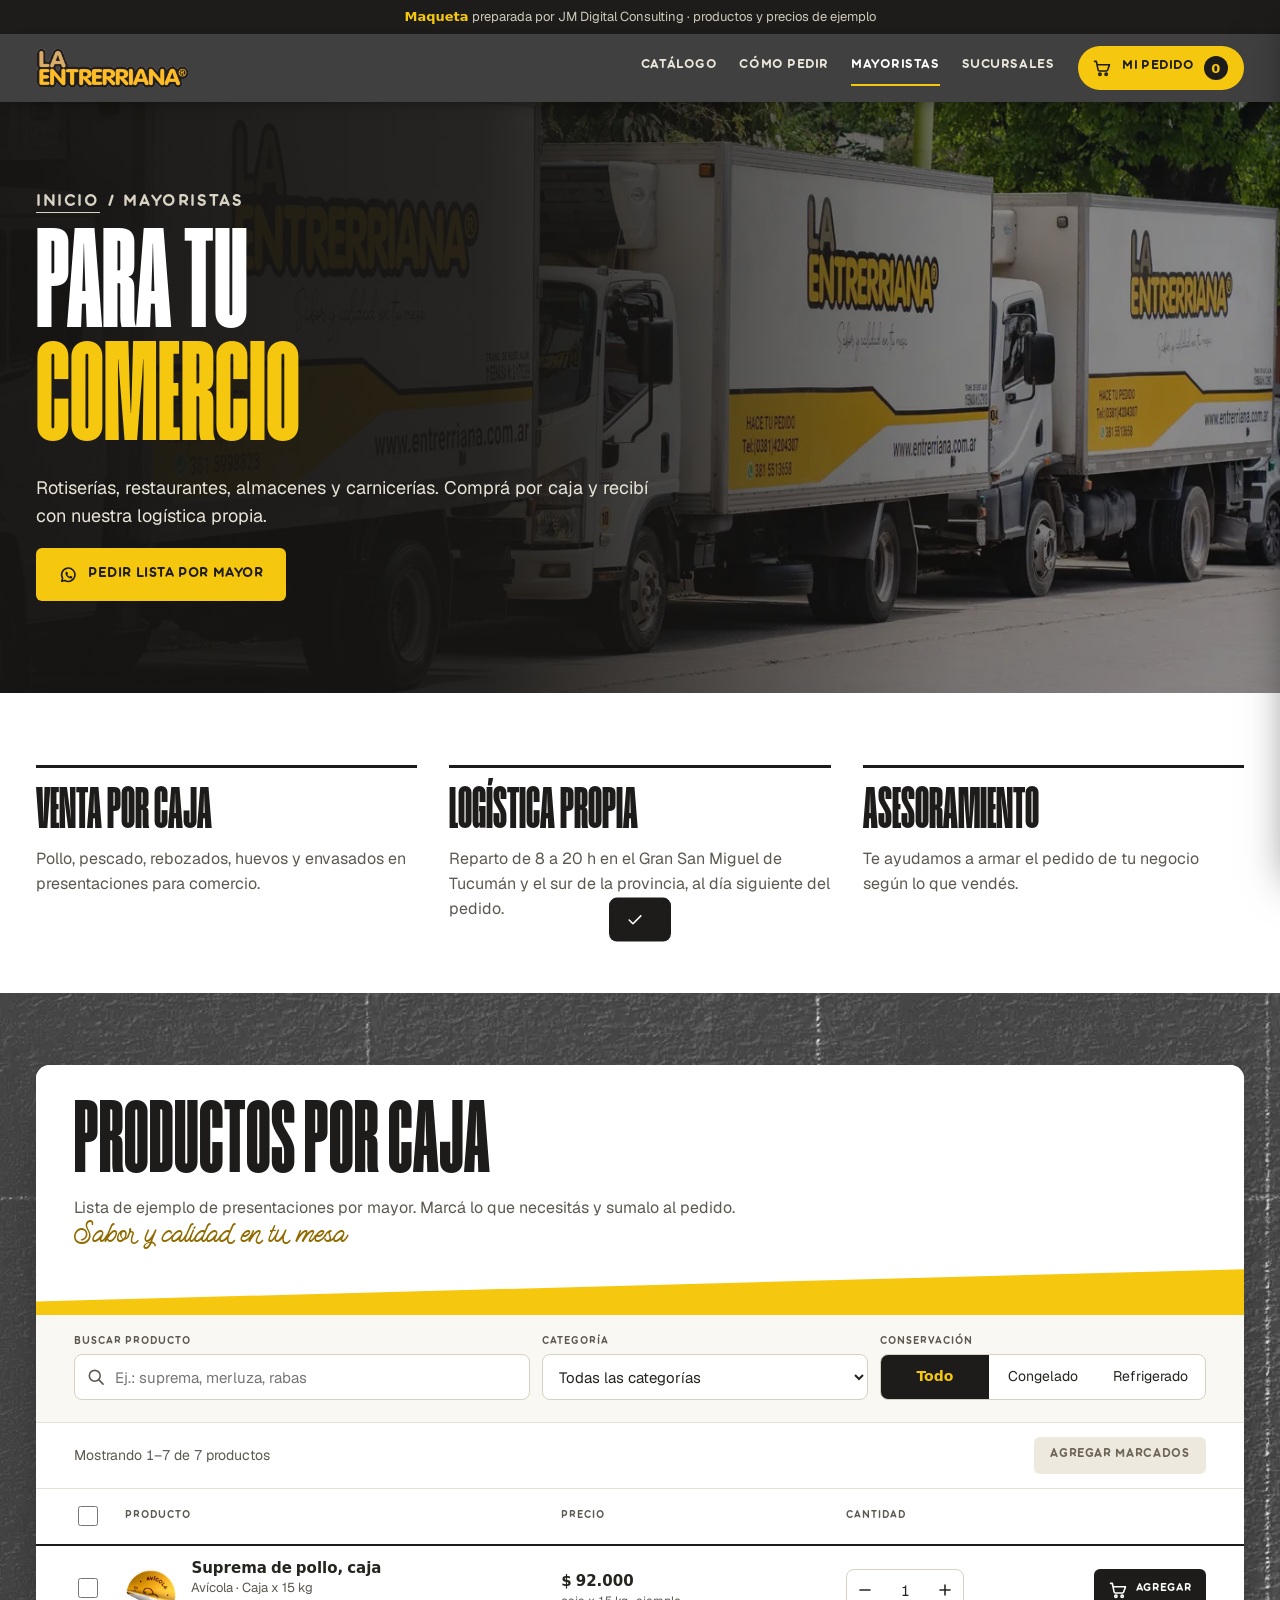
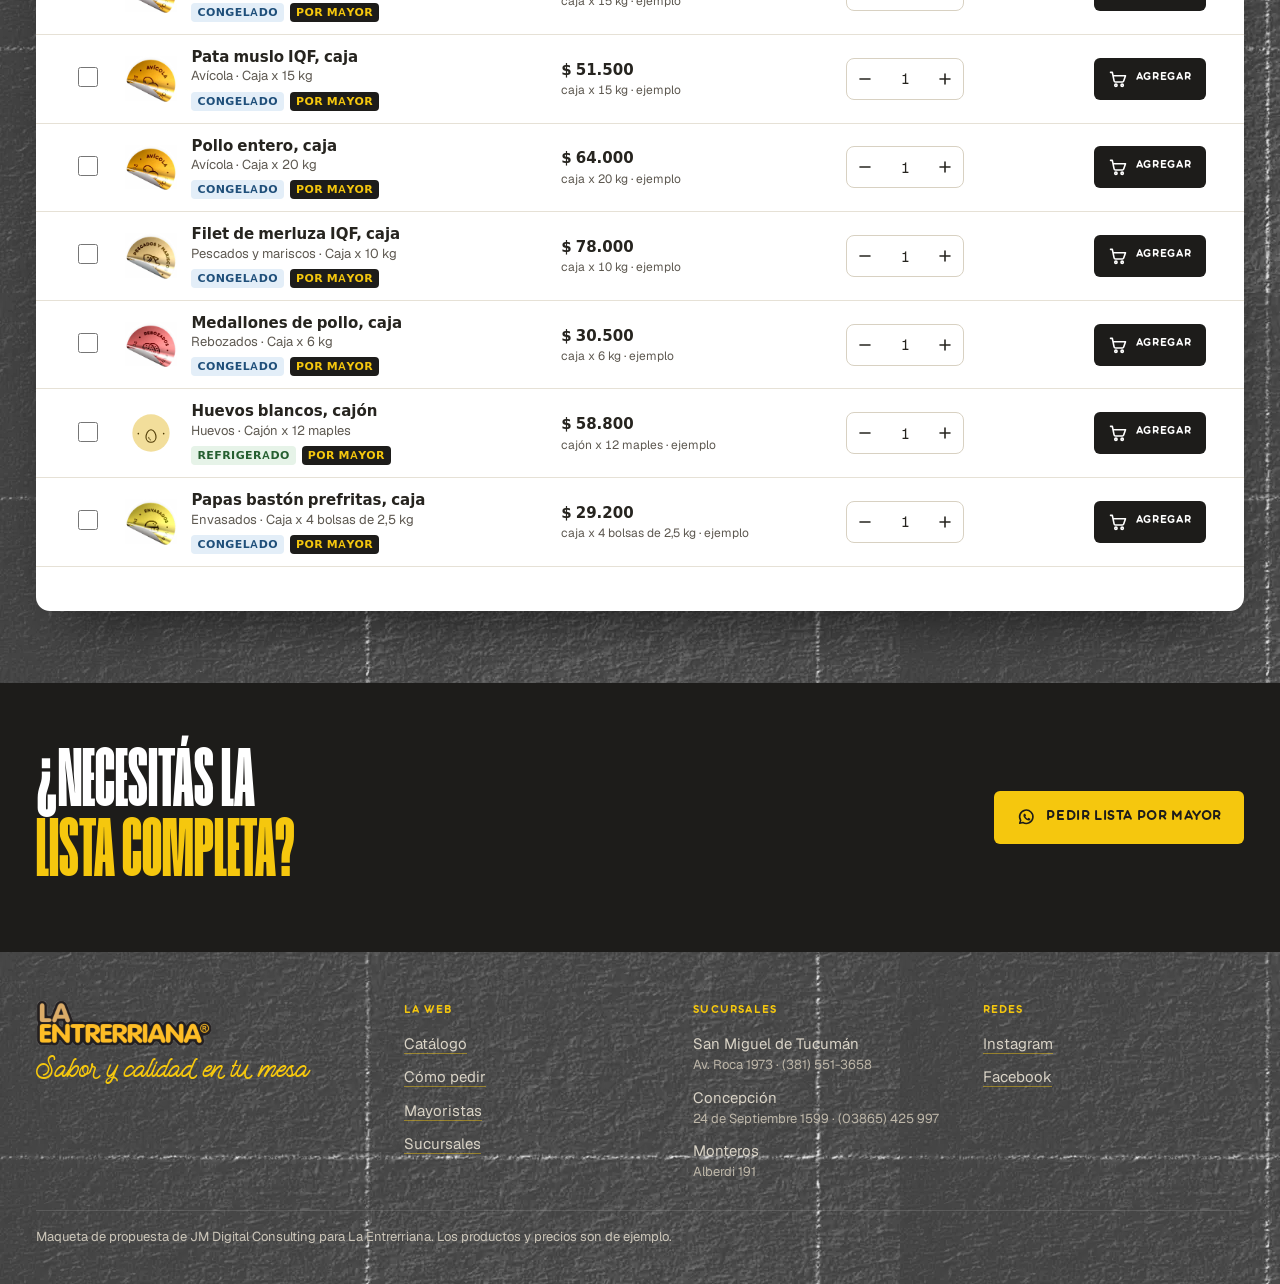
<file: mayoristas.html>
<!doctype html>
<html lang="es">
<head>
<meta charset="utf-8">
<meta name="viewport" content="width=device-width, initial-scale=1, viewport-fit=cover">
<title>Mayoristas · La Entrerriana</title>
<meta name="description" content="Venta por caja para rotiserías, restaurantes, almacenes y carnicerías, con logística propia y asesoramiento comercial.">
<meta name="robots" content="noindex, nofollow">
<link rel="stylesheet" href="estilos.css">
</head>
<body data-pagina="mayoristas">

<main>
  <section class="mayoristas portada" aria-labelledby="titulo-pag">
    <img src="img/camiones.webp" alt="" width="1400" height="814">
    <div class="wrap">
      <p class="miga"><a href="index.html">Inicio</a><span aria-hidden="true">/</span><span>Mayoristas</span></p>
      <h1 id="titulo-pag">Para tu <em>comercio</em></h1>
      <p>Rotiserías, restaurantes, almacenes y carnicerías. Comprá por caja y recibí con nuestra logística propia.</p>
      <a class="btn btn-amarillo" data-wa-lista href="#" target="_blank" rel="noopener"><svg class="i"><use href="#i-wa"/></svg>Pedir lista por mayor</a>
    </div>
  </section>

  <section class="ofrece" aria-label="Qué ofrecemos">
    <div class="wrap">
      <article><h2>Venta por caja</h2><p>Pollo, pescado, rebozados, huevos y envasados en presentaciones para comercio.</p></article>
      <article><h2>Logística propia</h2><p>Reparto de 8 a 20 h en el Gran San Miguel de Tucumán y el sur de la provincia, al día siguiente del pedido.</p></article>
      <article><h2>Asesoramiento</h2><p>Te ayudamos a armar el pedido de tu negocio según lo que vendés.</p></article>
    </div>
  </section>

  <section class="deposito" aria-labelledby="titulo-catalogo">
    <div class="wrap" style="padding-top:64px">
      <div class="caja" id="catalogo" data-venta="mayor" data-titulo="Productos por caja" data-bajada="Lista de ejemplo de presentaciones por mayor. Marcá lo que necesitás y sumalo al pedido."></div>
    </div>
  </section>

  <section class="cta-final" aria-labelledby="titulo-cta">
    <div class="wrap">
      <h2 id="titulo-cta">¿Necesitás la <em>lista completa?</em></h2>
      <a class="btn btn-amarillo" data-wa-lista href="#" target="_blank" rel="noopener"><svg class="i"><use href="#i-wa"/></svg>Pedir lista por mayor</a>
    </div>
  </section>
</main>

<script src="comun.js"></script>
<script src="catalogo.js"></script>
</body>
</html>
</file>
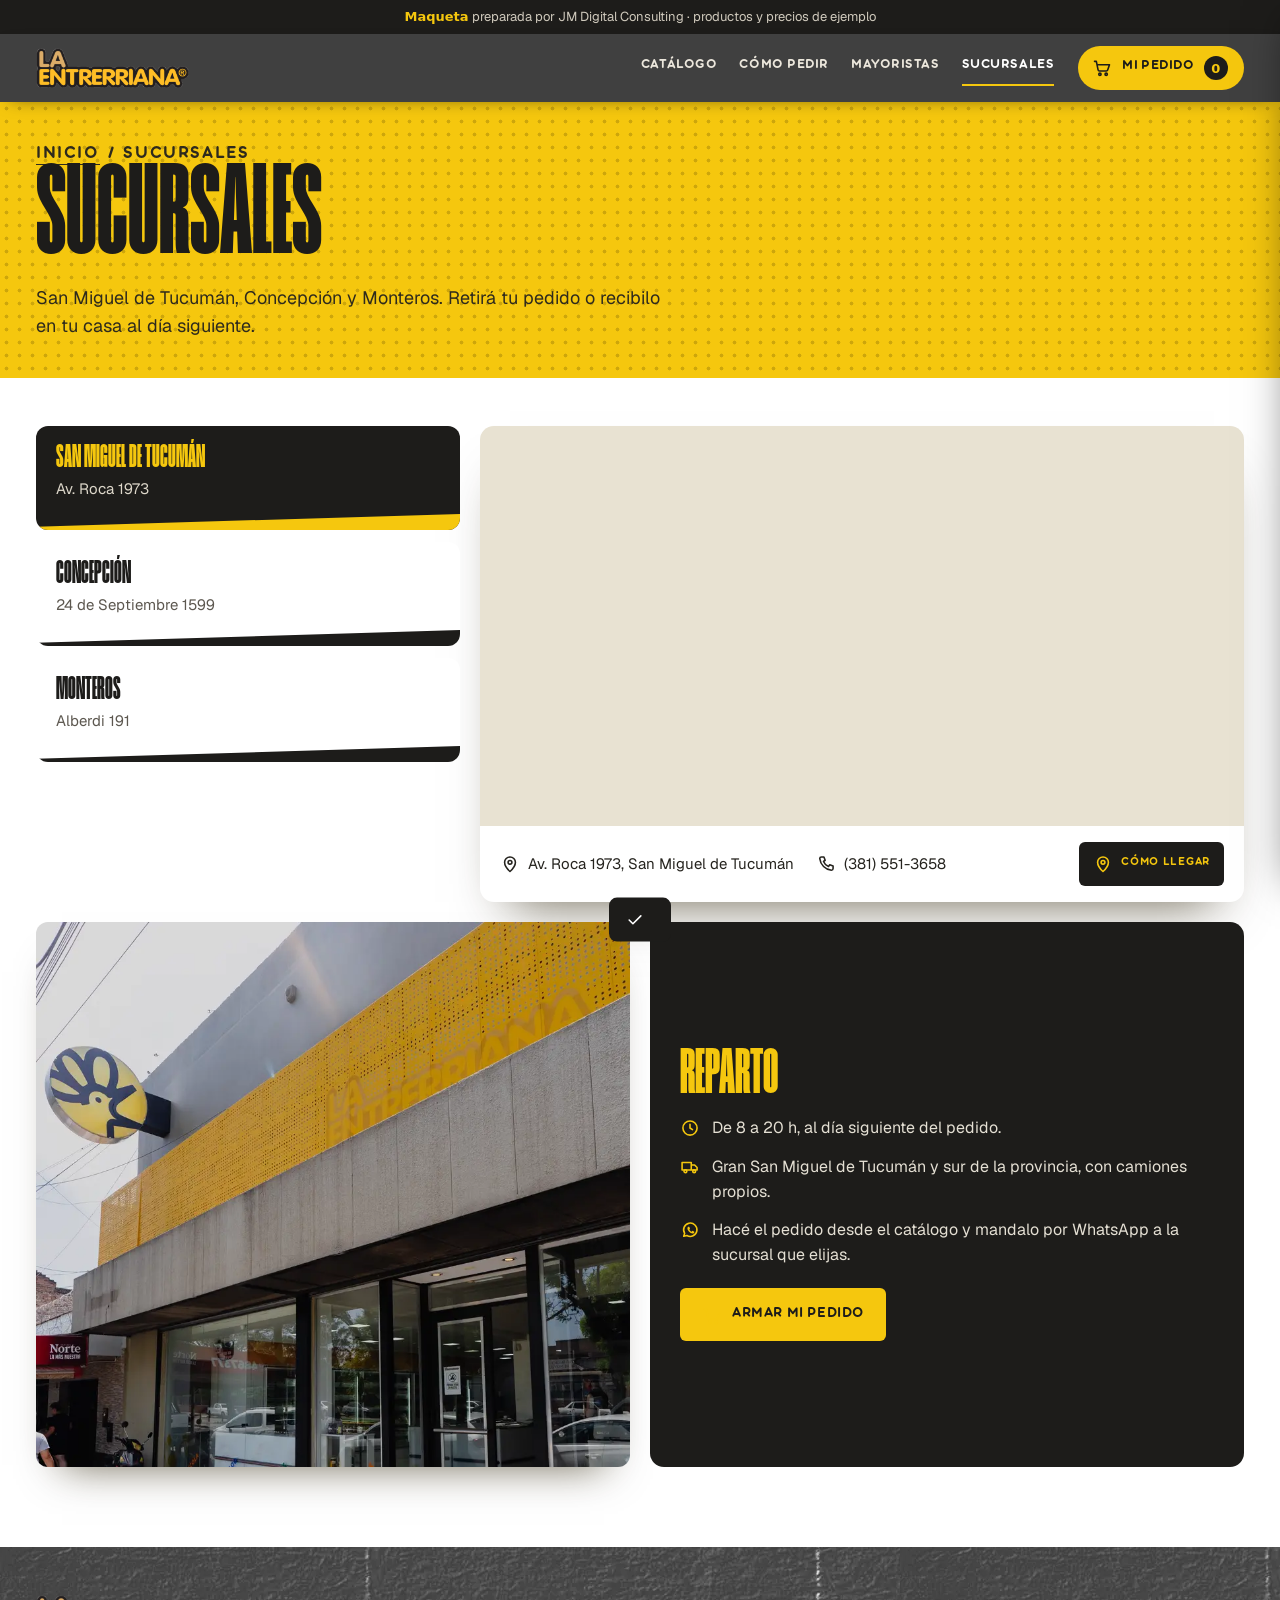
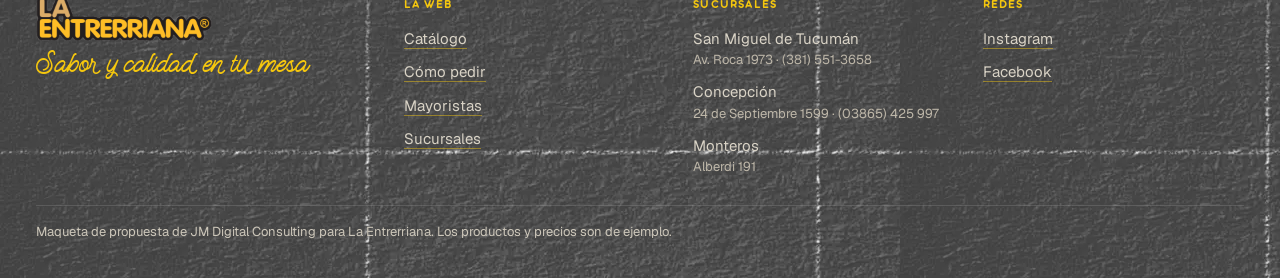
<file: sucursales.html>
<!doctype html>
<html lang="es">
<head>
<meta charset="utf-8">
<meta name="viewport" content="width=device-width, initial-scale=1, viewport-fit=cover">
<title>Sucursales · La Entrerriana</title>
<meta name="description" content="Sucursales de La Entrerriana en San Miguel de Tucumán, Concepción y Monteros. Direcciones, teléfonos y mapa.">
<meta name="robots" content="noindex, nofollow">
<link rel="stylesheet" href="estilos.css">
</head>
<body data-pagina="sucursales">

<main>
  <section class="cab-pagina" aria-labelledby="titulo-pag">
    <div class="wrap">
      <div>
        <p class="miga"><a href="index.html">Inicio</a><span aria-hidden="true">/</span><span>Sucursales</span></p>
        <h1 id="titulo-pag">Sucursales</h1>
        <p>San Miguel de Tucumán, Concepción y Monteros. Retirá tu pedido o recibilo en tu casa al día siguiente.</p>
      </div>
    </div>
  </section>

  <section class="donde" aria-label="Mapa de sucursales" style="background-image:none;background-color:var(--chapa)">
    <div class="wrap" style="padding-top:48px">
      <div id="mapa-suc"></div>
      <div class="donde-extra">
        <div class="local-foto"><img src="img/local.webp" alt="Frente del local de La Entrerriana" width="900" height="826" loading="lazy"></div>
        <div class="ficha">
          <h2>Reparto</h2>
          <div><svg class="i"><use href="#i-reloj"/></svg><span>De 8 a 20 h, al día siguiente del pedido.</span></div>
          <div><svg class="i"><use href="#i-camion"/></svg><span>Gran San Miguel de Tucumán y sur de la provincia, con camiones propios.</span></div>
          <div><svg class="i"><use href="#i-wa"/></svg><span>Hacé el pedido desde el catálogo y mandalo por WhatsApp a la sucursal que elijas.</span></div>
          <a class="btn btn-amarillo" href="catalogo.html" style="justify-self:start;margin-top:6px"><svg class="i"><use href="#i-carro"/></svg>Armar mi pedido</a>
        </div>
      </div>
    </div>
  </section>
</main>

<script src="comun.js"></script>
<script>window.LE.mapaBloque(window.LE.$("#mapa-suc"));</script>
</body>
</html>
</file>
<file: estilos.css>
@font-face{font-family:"Geist";src:url("fuente/geist-400.woff2") format("woff2");font-weight:400;font-display:swap}
@font-face{font-family:"Geist";src:url("fuente/geist-600.woff2") format("woff2");font-weight:600;font-display:swap}
@font-face{font-family:"Humane";src:url("fuente/Humane-Bold-ZqjTMpfB.woff2") format("woff2");font-weight:700;font-display:swap}
@font-face{font-family:"Aristotelica";src:url("fuente/Zetafonts-AristotelicaText-Bold-Dqy9OUog.otf") format("opentype");font-weight:700;font-display:swap}
@font-face{font-family:"Manteman";src:url("fuente/Manteman-DJnD0oPX.ttf") format("truetype");font-display:swap}

/* Layout: la fachada (chapa amarilla perforada) arriba, la caja del camión (panel blanco con franja) para el catálogo, el pizarrón carbón de fondo. */
:root{
  --amarillo:#F5C70E;
  --amarillo-hondo:#D9AC00;
  --carbon:#404040;
  --negro:#1d1c1a;
  --chapa:#FFFFFF;
  --tinta:#26241f;
  --tinta-suave:#5d5850;
  --linea:#e6e1d6;
  --ok:#2f7d3b;
  --f-display:"Humane","Bebas Neue","Arial Narrow",sans-serif;
  --f-marca:"Aristotelica","Geist",system-ui,sans-serif;
  --f-texto:"Geist",system-ui,-apple-system,"Segoe UI",sans-serif;
  --f-firma:"Manteman","Segoe Script",cursive;
  --gutter:max(16px,env(safe-area-inset-left,0px));
  --gutter-r:max(16px,env(safe-area-inset-right,0px));
  --ancho:1240px;
  --perfo:radial-gradient(circle at center,rgba(64,48,0,.22) 0 1.7px,transparent 2.2px);
  color-scheme:light;
}
*{box-sizing:border-box}
html{scroll-behavior:smooth}
body{margin:0;background:var(--negro);color:var(--tinta);font:400 16px/1.55 var(--f-texto);-webkit-font-smoothing:antialiased}
::selection{background:var(--amarillo);color:var(--negro)}
:focus-visible{outline:3px solid var(--amarillo);outline-offset:2px}
.fachada :focus-visible,.cab-pagina :focus-visible,.donde :focus-visible{outline-color:var(--negro)}
img{max-width:100%;display:block}
button,input,select{font:inherit;color:inherit}
a{color:inherit}
.wrap{max-width:var(--ancho);margin-inline:auto;padding-left:var(--gutter);padding-right:var(--gutter-r)}
.sr{position:absolute;width:1px;height:1px;overflow:hidden;clip:rect(0 0 0 0);white-space:nowrap}
svg.i{width:20px;height:20px;fill:none;stroke:currentColor;stroke-width:1.9;stroke-linecap:round;stroke-linejoin:round;flex:none}
html{scrollbar-color:var(--amarillo-hondo) var(--negro)}

/* aviso de maqueta */
.aviso{background:var(--negro);color:#cfc9bc;font-size:13px;text-align:center;padding-block:7px}
.aviso b{color:var(--amarillo);font-weight:600}

/* barra */
body::before{content:"";position:fixed;inset:0 0 auto;height:env(safe-area-inset-top,0px);z-index:30;background:var(--carbon)}
.barra{position:sticky;top:env(safe-area-inset-top,0px);z-index:20;background:var(--carbon);color:#fff;box-shadow:0 6px 18px -10px rgba(0,0,0,.6)}
.barra .wrap{display:flex;align-items:center;gap:24px;min-height:68px}
.barra .logo img{height:40px;width:auto}
.barra nav{display:flex;gap:22px;margin-left:auto;font-family:var(--f-marca);font-size:14px;letter-spacing:.04em;text-transform:uppercase}
.barra nav a{text-decoration:none;color:#ece7dc;padding-block:6px;border-bottom:2px solid transparent}
.barra nav a:hover{border-color:var(--amarillo);color:#fff}
.btn-carrito{display:flex;align-items:center;gap:10px;background:var(--amarillo);color:var(--negro);border:0;border-radius:999px;padding:10px 16px 10px 14px;font-family:var(--f-marca);font-size:14px;cursor:pointer;text-transform:uppercase;letter-spacing:.03em}
.btn-carrito:hover{background:#ffd52b}
.btn-carrito .n{background:var(--negro);color:var(--amarillo);border-radius:999px;min-width:24px;height:24px;display:grid;place-items:center;font:600 13px/1 var(--f-texto);font-variant-numeric:tabular-nums;padding-inline:6px}
.btn-carrito.bump .n{animation:bump .45s cubic-bezier(.2,.9,.3,1.4)}
@keyframes bump{0%{transform:scale(1)}40%{transform:scale(1.35)}100%{transform:scale(1)}}

/* fachada / hero */
.fachada{position:relative;background-color:var(--amarillo);background-image:var(--perfo);background-size:13px 13px;overflow:hidden;color:var(--negro)}
.fachada .wrap{position:relative;display:grid;grid-template-columns:minmax(0,1.05fr) minmax(0,1fr);align-items:end;gap:24px;padding-block:36px 0}
.letrero{position:absolute;right:var(--gutter-r);top:18px;font:700 clamp(110px,13vw,210px)/.8 var(--f-display);letter-spacing:.01em;color:transparent;background:radial-gradient(circle at center,rgba(64,48,0,.85) 0 1.9px,transparent 2.3px) 0 0/6px 6px;-webkit-background-clip:text;background-clip:text;white-space:nowrap;pointer-events:none;user-select:none}
.hero-txt{position:relative;padding-bottom:36px;min-width:0}
.hero-txt p{margin-top:16px!important}
.entrega,.acciones{margin-top:16px!important}
.hero-txt h1{font:700 clamp(80px,10.5vw,150px)/.82 var(--f-display);margin:0;letter-spacing:.005em;text-transform:uppercase;text-wrap:balance}
.hero-txt h1 span{display:block;color:var(--carbon)}
.hero-txt p{max-width:44ch;font-size:18px;margin:22px 0 0;color:#2e2a1d}
.entrega{display:inline-flex;align-items:center;gap:10px;margin-top:22px;background:var(--negro);color:#fff;border-radius:6px;padding:10px 14px;font-size:15px}
.entrega b{color:var(--amarillo);font-weight:600}
.acciones{display:flex;flex-wrap:wrap;gap:12px;margin-top:22px}
.btn{display:inline-flex;align-items:center;gap:10px;border:0;border-radius:6px;padding:15px 22px;font-family:var(--f-marca);font-size:15px;letter-spacing:.04em;text-transform:uppercase;text-decoration:none;cursor:pointer}
.btn-negro{background:var(--negro);color:var(--amarillo)}
.btn-negro:hover{background:#000}
.btn-linea{background:transparent;color:var(--negro);box-shadow:inset 0 0 0 2px var(--negro)}
.btn-linea:hover{background:rgba(0,0,0,.07)}
.camion{position:relative;align-self:end;margin-right:calc(-1 * var(--gutter-r) - 6vw);animation:llega 1.1s cubic-bezier(.16,1,.3,1) both}
.camion img{width:100%;height:auto;border-radius:10px 0 0 0;box-shadow:0 30px 40px -24px rgba(40,30,0,.55)}
@keyframes llega{from{transform:translateX(7%)}to{transform:none}}

/* sellos */
.sellos,.deposito,.pie{background-color:var(--carbon)!important;background-image:url("img/pizarra.webp");background-size:900px;background-blend-mode:screen!important}
.sellos{color:#fff}
.sellos .wrap{padding-block:18px 30px;display:grid;grid-template-columns:auto minmax(0,1fr);gap:28px;align-items:center}
.sellos h2{font:700 clamp(44px,4.4vw,60px)/.85 var(--f-display);text-transform:uppercase;color:#fff;margin:0;max-width:5ch}
.fila-sellos{display:grid;grid-template-columns:repeat(6,minmax(0,1fr));gap:14px}
.sello{display:grid;justify-items:center;gap:8px;background:none;border:0;padding:6px;cursor:pointer;color:#efe9dc;border-radius:12px;text-align:center}
.sello img,.sello .disco{width:100%;height:96px;object-fit:contain;transition:transform .35s cubic-bezier(.16,1,.3,1)}
.sello:hover img{transform:rotate(-6deg) translateY(-3px)}
.sello span{font:700 13px/1.2 var(--f-marca);letter-spacing:.05em;text-transform:uppercase}
.sello .disco svg{height:100%;width:auto;margin-inline:auto;display:block}
.sello.huevo:hover .disco{transform:rotate(-6deg) translateY(-3px)}
.sello-huevo text{font:700 13.5px var(--f-marca);letter-spacing:.08em;fill:#4a3600}

/* catálogo = caja del camión */
.deposito{background:var(--carbon);background-image:url("img/pizarra.webp");background-size:900px;padding-block:8px 72px}
.caja{background:var(--chapa);border-radius:14px;overflow:hidden;box-shadow:0 30px 60px -30px rgba(0,0,0,.7)}
.caja-cab{position:relative;padding:34px clamp(18px,3vw,40px) 64px;background:var(--chapa)}
.caja-cab::after{content:"";position:absolute;left:0;right:0;bottom:0;height:46px;background:var(--amarillo);clip-path:polygon(0 70%,100% 0,100% 100%,0 100%)}
.caja-cab h2{font:700 clamp(64px,8vw,104px)/.85 var(--f-display);margin:0;text-transform:uppercase;color:var(--negro)}
.caja-cab p{margin:10px 0 0;max-width:62ch;color:var(--tinta-suave)}
.firma{font:400 clamp(22px,2.6vw,30px)/1 var(--f-firma);color:#8F6B00}

.herramientas{display:grid;grid-template-columns:minmax(0,1.4fr) repeat(3,minmax(0,1fr));gap:12px;padding:22px clamp(18px,3vw,40px);background:#faf8f3;border-bottom:1px solid var(--linea)}
.campo{display:grid;gap:6px;min-width:0}
.campo>label,.campo>.lab{font:700 11px/1 var(--f-marca);letter-spacing:.09em;text-transform:uppercase;color:var(--tinta-suave)}
.campo>input,.campo>select{width:100%;height:46px;border:1.5px solid #d8d1c2;border-radius:8px;background:#fff;padding:0 12px;font-size:15px}
.campo>input:focus,.campo>select:focus{border-color:var(--negro);outline:none;box-shadow:0 0 0 3px rgba(245,199,14,.55)}
.buscar{position:relative}
.buscar svg{position:absolute;left:12px;bottom:13px;color:var(--tinta-suave)}
.buscar input{padding-left:40px}
.segmento{display:flex;height:46px;border:1.5px solid #d8d1c2;border-radius:8px;overflow:hidden;background:#fff}
.segmento button{flex:1;border:0;background:none;font-size:14px;cursor:pointer;padding-inline:6px;white-space:nowrap}
.segmento button[aria-pressed="true"]{background:var(--negro);color:var(--amarillo);font-weight:600}

.barra-tabla{display:flex;flex-wrap:wrap;align-items:center;gap:12px 18px;padding:14px clamp(18px,3vw,40px);border-bottom:1px solid var(--linea);font-size:14px;color:var(--tinta-suave)}
.barra-tabla .cuenta{font-variant-numeric:tabular-nums}
.barra-tabla .chips{display:flex;flex-wrap:wrap;gap:8px}
.chip{display:inline-flex;align-items:center;gap:6px;border:1px solid #d8d1c2;border-radius:999px;padding:4px 6px 4px 12px;background:#fff;font-size:13px;color:var(--tinta)}
.chip button{border:0;background:#efeae0;border-radius:50%;width:20px;height:20px;cursor:pointer;display:grid;place-items:center;font-size:12px;line-height:1}
.btn-lote{margin-left:auto;border:0;border-radius:6px;background:var(--amarillo);color:var(--negro);font:700 13px/1 var(--f-marca);letter-spacing:.05em;text-transform:uppercase;padding:12px 16px;cursor:pointer}
.btn-lote:disabled{background:#eee9de;color:#6b6457;cursor:not-allowed}

.tabla-scroll{overflow-x:auto}
table.planilla{width:100%;border-collapse:collapse;font-size:15px}
.planilla th{font:700 11px/1 var(--f-marca);letter-spacing:.09em;text-transform:uppercase;color:var(--tinta-suave);text-align:left;padding:14px 12px;border-bottom:2px solid var(--negro);white-space:nowrap}
.planilla td{padding:12px;border-bottom:1px solid var(--linea);vertical-align:middle}
.planilla tr:hover td{background:#fffbea}
.planilla tr.marcada td{background:#fff6cf}
.planilla .c-sel{width:44px;padding-left:clamp(18px,3vw,40px)}
.planilla .c-acc{padding-right:clamp(18px,3vw,40px);text-align:right}
.chk{width:20px;height:20px;accent-color:var(--negro);cursor:pointer}
.prod{display:flex;align-items:center;gap:14px;min-width:0}
.prod img,.prod .mini-huevo{width:52px;height:46px;object-fit:contain;flex:none}
.mini-huevo{display:grid;place-items:center}
.mini-huevo svg{width:40px;height:40px}
.prod b{display:block;font-weight:600;color:var(--tinta);line-height:1.3}
.prod small{display:block;color:var(--tinta-suave);font-size:13px}
.tags{display:flex;gap:6px;flex-wrap:wrap;margin-top:5px}
.tag{font:600 11px/1 var(--f-texto);letter-spacing:.04em;text-transform:uppercase;border-radius:4px;padding:4px 6px}
.tag.congelado{background:#e3eef8;color:#1f4f7a}
.tag.refrigerado{background:#e6f3e8;color:#255f30}
.tag.mayor{background:var(--negro);color:var(--amarillo)}
.precio{font-weight:600;font-variant-numeric:tabular-nums;white-space:nowrap;color:var(--tinta)}
.precio small{display:block;font-weight:400;color:var(--tinta-suave);font-size:12px}
.cant{display:inline-flex;align-items:center;border:1.5px solid #d8d1c2;border-radius:8px;overflow:hidden;background:#fff}
.cant button{width:36px;height:40px;border:0;background:none;cursor:pointer;display:grid;place-items:center}
.cant button:hover{background:#f4efe3}
.cant input{width:44px;height:40px;border:0;text-align:center;font-variant-numeric:tabular-nums;-moz-appearance:textfield;background:none}
.cant input::-webkit-inner-spin-button{-webkit-appearance:none}
.btn-agregar{display:inline-flex;align-items:center;gap:8px;border:0;border-radius:6px;background:var(--negro);color:#fff;padding:11px 14px;font:700 12px/1 var(--f-marca);letter-spacing:.06em;text-transform:uppercase;cursor:pointer;white-space:nowrap}
.btn-agregar:hover{background:#000;color:var(--amarillo)}
.btn-agregar.listo{background:var(--ok);color:#fff}
.vacio{padding:48px clamp(18px,3vw,40px);text-align:center;color:var(--tinta-suave)}
.vacio b{display:block;font:700 44px/.9 var(--f-display);color:var(--negro);text-transform:uppercase;margin-bottom:8px}
.paginas{display:flex;justify-content:space-between;align-items:center;gap:12px;padding:18px clamp(18px,3vw,40px) 26px;font-size:14px;color:var(--tinta-suave)}
.paginas div{display:flex;gap:6px}
.paginas button{min-width:40px;height:40px;border:1.5px solid #d8d1c2;border-radius:8px;background:#fff;cursor:pointer;font-variant-numeric:tabular-nums}
.paginas button[aria-current="page"]{background:var(--negro);border-color:var(--negro);color:var(--amarillo);font-weight:600}
.paginas button:disabled{opacity:.4;cursor:not-allowed}

/* cómo pedir */
.pasos{background:var(--chapa);color:var(--tinta)}
.pasos .wrap{display:grid;grid-template-columns:minmax(0,.9fr) minmax(0,1.6fr);gap:48px;padding-block:80px}
.pasos h2{font:700 clamp(64px,8vw,112px)/.85 var(--f-display);margin:0;text-transform:uppercase;color:var(--negro)}
.pasos .bajada{margin:16px 0 0;color:var(--tinta-suave);max-width:36ch}
.pasos ol{list-style:none;margin:0;padding:0;display:grid;gap:0;counter-reset:p}
.pasos li{display:grid;grid-template-columns:72px minmax(0,1fr);gap:18px;padding:22px 0;border-top:1px solid var(--linea);counter-increment:p}
.pasos li:last-child{border-bottom:1px solid var(--linea)}
.pasos li::before{content:counter(p);font:700 76px/.8 var(--f-display);color:#8F6B00}
.pasos li b{display:block;font:700 18px/1.25 var(--f-marca);color:var(--negro);margin-bottom:4px}
.pasos li p{margin:0;color:var(--tinta-suave)}
.foto-rebozados{grid-column:1/-1;display:grid;grid-template-columns:minmax(0,1.3fr) minmax(0,1fr);gap:0;border-radius:14px;overflow:hidden;background:var(--amarillo);background-image:var(--perfo);background-size:13px 13px}
.foto-rebozados img{width:100%;height:100%;object-fit:cover;min-height:300px}
.foto-rebozados div{padding:34px;display:flex;flex-direction:column;justify-content:center;gap:10px;color:var(--negro)}
.foto-rebozados h3{font:700 clamp(52px,6vw,80px)/.85 var(--f-display);margin:0;text-transform:uppercase}
.foto-rebozados p{margin:0;max-width:40ch;color:#2e2a1d}

/* mayoristas */
.mayoristas{position:relative;background:var(--negro);color:#fff;overflow:hidden}
.mayoristas img{position:absolute;inset:0;width:100%;height:100%;object-fit:cover;opacity:.75}
.mayoristas::before{content:"";position:absolute;inset:0;z-index:1;background:linear-gradient(90deg,rgba(22,21,19,.96) 0%,rgba(22,21,19,.88) 38%,rgba(22,21,19,.25) 75%,rgba(22,21,19,.1) 100%)}
.mayoristas .wrap{z-index:2}
.mayoristas .wrap{position:relative;padding-block:92px;display:grid;gap:18px;justify-items:start}
.mayoristas h2{font:700 clamp(70px,9vw,128px)/.82 var(--f-display);margin:0;text-transform:uppercase;max-width:9ch}
.mayoristas h2 em{font-style:normal;color:var(--amarillo)}
.mayoristas p{margin:0;max-width:52ch;font-size:18px;color:#e9e4d8}
.mayoristas ul{list-style:none;padding:0;margin:4px 0 6px;display:flex;flex-wrap:wrap;gap:10px}
.mayoristas li{background:rgba(29,28,26,.75);border:1px solid rgba(245,199,14,.5);border-radius:999px;padding:8px 14px;font-size:14px}
.btn-amarillo{background:var(--amarillo);color:var(--negro)}
.btn-amarillo:hover{background:#ffd52b}

/* sucursales */
.sucursales{background:var(--amarillo);background-image:var(--perfo);background-size:13px 13px;color:var(--negro)}
.sucursales .wrap{padding-block:80px;display:grid;grid-template-columns:minmax(0,1fr) minmax(0,1.5fr);gap:40px;align-items:start}
.sucursales h2{font:700 clamp(64px,8vw,112px)/.85 var(--f-display);margin:0;text-transform:uppercase}
.sucursales .horario{margin-top:18px;display:grid;gap:8px;font-size:16px}
.sucursales .horario div{display:flex;gap:10px;align-items:center}
.local-foto{margin-top:24px;border-radius:12px;overflow:hidden;box-shadow:0 24px 40px -26px rgba(40,30,0,.7)}
.local-foto img{width:100%;height:auto;aspect-ratio:4/3;object-fit:cover;object-position:50% 30%}
.lista-suc{display:grid;gap:14px}
.suc{position:relative;overflow:hidden;background:var(--chapa);border-radius:12px;padding:22px 24px 34px;display:grid;grid-template-columns:minmax(0,1fr) auto;gap:6px 18px;align-items:center}
.suc::after{content:"";position:absolute;left:0;right:0;bottom:0;height:22px;background:var(--negro);clip-path:polygon(0 75%,100% 0,100% 100%,0 100%)}
.suc h3{margin:0;font:700 34px/.9 var(--f-display);text-transform:uppercase}
.suc p{margin:0;color:var(--tinta-suave)}
.suc .tel{font-variant-numeric:tabular-nums;color:var(--tinta);font-weight:600}
.suc .tel.falta{font-weight:400;color:var(--tinta-suave);font-style:italic}
.suc a.mapa{grid-row:1/span 3;grid-column:2;display:inline-flex;align-items:center;gap:8px;text-decoration:none;font:700 12px/1 var(--f-marca);letter-spacing:.06em;text-transform:uppercase;border-radius:6px;padding:12px 14px;box-shadow:inset 0 0 0 2px var(--negro)}
.suc a.mapa:hover{background:var(--negro);color:var(--amarillo)}

/* pie */
.pie{background:var(--carbon);background-image:url("img/pizarra.webp");background-size:900px;color:#d9d3c6}
.pie .wrap{padding-block:48px 36px;display:grid;grid-template-columns:minmax(0,1fr) auto;gap:24px;align-items:end}
.pie img{height:46px;width:auto}
.pie .firma{color:var(--amarillo);font-size:30px;margin-top:10px;display:block}
.pie nav{display:flex;gap:18px;font-size:15px}
.pie nav a{text-decoration:none;border-bottom:1px solid rgba(245,199,14,.5)}
.pie nav a:hover{color:var(--amarillo)}
.pie small{grid-column:1/-1;border-top:1px solid rgba(255,255,255,.12);padding-top:16px;font-size:13px;color:#cdc7ba}

/* carrito */
.velo{position:fixed;inset:0;background:rgba(15,14,12,.55);z-index:40;opacity:0;pointer-events:none;transition:opacity .25s}
.velo.abierto{opacity:1;pointer-events:auto}
.carrito{position:fixed;top:0;right:0;bottom:0;width:min(440px,100%);z-index:41;background:var(--chapa);display:flex;flex-direction:column;transform:translateX(102%);transition:transform .4s cubic-bezier(.16,1,.3,1);padding-top:env(safe-area-inset-top,0px);padding-bottom:env(safe-area-inset-bottom,0px);padding-right:env(safe-area-inset-right,0px);box-shadow:-20px 0 40px -20px rgba(0,0,0,.5)}
.carrito.abierto{transform:none}
.carrito-cab{display:flex;align-items:center;justify-content:space-between;padding:18px 22px;background:var(--carbon);color:#fff}
.carrito-cab h2{margin:0;font:700 46px/.85 var(--f-display);text-transform:uppercase;color:var(--amarillo)}
.cerrar{border:0;background:rgba(255,255,255,.1);color:#fff;border-radius:50%;width:40px;height:40px;cursor:pointer;display:grid;place-items:center}
.cerrar:hover{background:rgba(255,255,255,.2)}
.carrito-cuerpo{flex:1;overflow-y:auto;padding:6px 22px 18px}
.item{display:grid;grid-template-columns:minmax(0,1fr) auto;gap:6px 12px;padding:14px 0;border-bottom:1px solid var(--linea)}
.item b{font-weight:600;line-height:1.3}
.item small{color:var(--tinta-suave);display:block}
.item .sub{font-weight:600;font-variant-numeric:tabular-nums;text-align:right}
.item .fila{grid-column:1/-1;display:flex;justify-content:space-between;align-items:center}
.quitar{border:0;background:none;color:var(--tinta-suave);text-decoration:underline;text-underline-offset:3px;cursor:pointer;font-size:13px}
.carrito-vacio{padding:40px 0;text-align:center;color:var(--tinta-suave)}
.carrito-vacio b{display:block;font:700 40px/.9 var(--f-display);color:var(--negro);text-transform:uppercase;margin-bottom:6px}
.datos{display:grid;gap:14px;margin-top:18px}
.opciones{display:grid;gap:8px}
.op{display:flex;gap:12px;align-items:flex-start;border:1.5px solid #d8d1c2;border-radius:10px;padding:12px 14px;cursor:pointer}
.op:has(input:checked){border-color:var(--negro);background:#fffbea}
.op input{accent-color:var(--negro);margin-top:3px}
.op b{display:block;font-weight:600}
.op small{color:var(--tinta-suave)}
.msj{background:#f4f1ea;border-radius:10px;padding:14px;font-size:13.5px;white-space:pre-wrap;color:var(--tinta);max-height:200px;overflow:auto;border:1px dashed #cfc7b6}
.carrito-pie{padding:16px 22px 20px;border-top:1px solid var(--linea);display:grid;gap:12px;background:#fff}
.total{display:flex;justify-content:space-between;align-items:baseline}
.total span{color:var(--tinta-suave)}
.total b{font:700 40px/.9 var(--f-display);font-variant-numeric:tabular-nums}
.btn-wa{justify-content:center;background:#1f8f4e;color:#fff;width:100%}
.btn-wa:hover{background:#177a41}
.btn-wa[aria-disabled="true"]{background:#e3ded3;color:#5a5448;pointer-events:none}
.nota{font-size:12.5px;color:var(--tinta-suave);margin:0}
.aviso-flot{position:fixed;left:50%;bottom:calc(20px + env(safe-area-inset-bottom,0px));transform:translate(-50%,140%);background:var(--negro);color:#fff;border-radius:8px;padding:12px 16px;z-index:50;font-size:14px;transition:transform .35s cubic-bezier(.16,1,.3,1);display:flex;gap:10px;align-items:center;max-width:calc(100% - 32px)}
.aviso-flot.ver{transform:translate(-50%,0)}
.aviso-flot b{color:var(--amarillo);font-weight:600}

@media (max-width:980px){
  .barra nav{display:none}
  .btn-carrito{margin-left:auto}
  .fachada .wrap{grid-template-columns:minmax(0,1fr);padding-top:40px}
  .hero-txt{padding-bottom:8px}
  .camion{margin-right:calc(-1 * var(--gutter-r));margin-left:12%}
  .fila-sellos{grid-template-columns:repeat(3,minmax(0,1fr))}
  .sello img,.sello .disco{height:80px}
  .sellos .wrap{grid-template-columns:minmax(0,1fr);gap:14px}
  .sellos h2{max-width:none;font-size:44px}
  .herramientas{grid-template-columns:repeat(2,minmax(0,1fr))}
  .herramientas .buscar{grid-column:1/-1}
  .pasos .wrap,.sucursales .wrap{grid-template-columns:minmax(0,1fr);gap:32px}
  .foto-rebozados{grid-template-columns:minmax(0,1fr)}
}
@media (max-width:720px){
  .tabla-scroll{overflow:visible}
  table.planilla,.planilla tbody{display:block}
  .planilla thead{display:none}
  .planilla tr{display:grid;grid-template-columns:auto minmax(0,1fr) auto;gap:10px 12px;padding:16px clamp(18px,3vw,40px);border-bottom:1px solid var(--linea);align-items:center}
  .planilla td{padding:0;border:0;background:none!important}
  .planilla tr.marcada{background:#fff6cf}
  .planilla .c-sel{width:auto;padding-left:0;grid-row:1}
  .planilla .c-prod{grid-column:2/-1;grid-row:1}
  .planilla .c-precio{grid-column:1/3;grid-row:2;padding-left:32px!important}
  .planilla .c-cant{grid-column:1/3;grid-row:3;padding-left:32px!important}
  .planilla .c-acc{grid-column:3;grid-row:2/span 2;padding-right:0;align-self:end}
  .barra-tabla .btn-lote{margin-left:0;width:100%}
  .suc{grid-template-columns:minmax(0,1fr)}
  .suc a.mapa{grid-row:auto;grid-column:auto;justify-self:start;margin-top:8px}
  .pie .wrap{grid-template-columns:minmax(0,1fr)}
  .letrero{display:none}
  .camion{display:none}
  .fachada .wrap{padding-top:28px}
  .hero-txt{padding-bottom:28px}
  .hero-txt h1{font-size:clamp(68px,19vw,110px)}
  .hero-txt p{font-size:16px}
  .acciones .btn{padding:14px 16px}
}
@media (max-width:420px){
  .herramientas{grid-template-columns:minmax(0,1fr)}
  .barra .logo img{height:32px}
  .btn-carrito .txt{display:none}
}
@media (prefers-reduced-motion:reduce){
  *,*::before,*::after{animation:none!important;transition:none!important;scroll-behavior:auto!important}
}

/* ===== Sitio de varias páginas ===== */
a.sello{text-decoration:none}
.barra nav a[aria-current="page"]{border-color:var(--amarillo);color:#fff}
.btn-menu{display:none;border:0;background:rgba(255,255,255,.1);color:#fff;border-radius:8px;width:44px;height:44px;place-items:center;cursor:pointer;flex:none}
.btn-menu:hover{background:rgba(255,255,255,.18)}

/* cabecera de página interna: la misma chapa perforada, más baja */
.cab-pagina{background-color:var(--amarillo);background-image:var(--perfo);background-size:13px 13px;color:var(--negro);position:relative;overflow:hidden}
.cab-pagina .wrap{position:relative;padding-block:30px 38px;display:grid;grid-template-columns:minmax(0,1fr) auto;gap:20px 40px;align-items:end}
.miga{font:700 12px/1 var(--f-marca);letter-spacing:.09em;text-transform:uppercase;color:#5a4500;display:flex;gap:8px;margin:0 0 16px}
.miga a{text-decoration:none;border-bottom:1px solid currentColor}
.cab-pagina h1{font:700 clamp(76px,10vw,150px)/.82 var(--f-display);margin:0;text-transform:uppercase}
.cab-pagina p{margin:14px 0 0;max-width:54ch;font-size:18px;color:#2e2a1d}
.cab-pagina .entrega{margin:0!important}

/* cabecera de sección */
.cab-seccion{display:flex;flex-wrap:wrap;justify-content:space-between;align-items:end;gap:16px 32px;margin-bottom:32px}
.cab-seccion h2{font:700 clamp(64px,8vw,112px)/.85 var(--f-display);margin:0;text-transform:uppercase;color:var(--negro)}
.cab-seccion p{margin:10px 0 0;color:var(--tinta-suave);max-width:50ch}
.link-flecha{display:inline-flex;gap:8px;align-items:center;font:700 14px/1 var(--f-marca);letter-spacing:.05em;text-transform:uppercase;text-decoration:none;color:var(--negro);border-bottom:2px solid var(--amarillo-hondo);padding-bottom:6px;white-space:nowrap}
.link-flecha:hover{border-color:var(--negro)}

/* los más pedidos */
.populares{background:var(--chapa);color:var(--tinta)}
.populares .wrap{padding-block:76px 84px}
.grilla-prod{display:grid;grid-template-columns:repeat(4,minmax(0,1fr));gap:16px}
.tarjeta{display:flex;flex-direction:column;border:1px solid var(--linea);border-radius:12px;overflow:hidden;background:#fff;transition:border-color .2s}
.tarjeta:hover{border-color:#cfc6b2}
.tarjeta .foto{position:relative;display:grid;place-items:center;height:156px;background:#faf8f3}
.tarjeta .foto::after{content:"";position:absolute;left:0;right:0;bottom:0;height:18px;background:var(--amarillo);clip-path:polygon(0 85%,100% 0,100% 100%,0 100%)}
.tarjeta .foto img,.tarjeta .foto .disco{height:112px;width:auto;transition:transform .35s cubic-bezier(.16,1,.3,1)}
.tarjeta .foto .disco svg{height:100%;width:auto;display:block}
.tarjeta:hover .foto img,.tarjeta:hover .foto .disco{transform:rotate(-5deg) scale(1.03)}
.tarjeta .cuerpo{padding:16px 16px 18px;display:flex;flex-direction:column;gap:4px;flex:1}
.tarjeta .cuerpo>b{font-weight:600;font-size:17px;line-height:1.25;color:var(--tinta)}
.tarjeta .cuerpo>small{color:var(--tinta-suave);font-size:13px}
.tarjeta .precio{font-size:21px;margin-top:auto;padding-top:10px}
.tarjeta .acc{display:flex;gap:8px;align-items:center;margin-top:12px}
.tarjeta .acc .btn-agregar{flex:1;justify-content:center;min-height:42px}
.tarjeta .cant button{width:32px}
.tarjeta .cant input{width:34px}

/* pilares */
.pilares{background-color:var(--carbon);background-image:url("img/pizarra.webp");background-size:900px;background-blend-mode:screen;color:#fff}
.pilares .wrap{padding-block:84px;display:grid;grid-template-columns:minmax(0,.9fr) minmax(0,1.6fr);gap:56px;align-items:center}
.anios{margin:0;font:700 clamp(170px,22vw,320px)/.74 var(--f-display);color:var(--amarillo);letter-spacing:-.01em}
.anios span{font-size:.45em;vertical-align:top;margin-right:.04em}
.anios small{display:block;font:700 clamp(40px,4.4vw,64px)/.88 var(--f-display);color:#fff;text-transform:uppercase;margin-top:14px;letter-spacing:.005em}
.lista-pilares{list-style:none;margin:0;padding:0;display:grid;grid-template-columns:repeat(2,minmax(0,1fr));column-gap:32px}
.lista-pilares li{padding:24px 0;border-top:1px solid rgba(255,255,255,.2)}
.lista-pilares b{display:block;font:700 17px/1.25 var(--f-marca);text-transform:uppercase;letter-spacing:.03em;color:var(--amarillo);margin-bottom:8px}
.lista-pilares p{margin:0;color:#e4dfd3}

/* cómo pedir, versión corta */
.pasos-cortos{background:var(--chapa)}
.pasos-cortos .wrap{padding-block:76px}
.pasos-cortos ol{list-style:none;margin:0;padding:0;display:grid;grid-template-columns:repeat(4,minmax(0,1fr));column-gap:28px;counter-reset:p}
.pasos-cortos li{counter-increment:p;padding-top:18px;border-top:3px solid var(--negro)}
.pasos-cortos li::before{content:counter(p);display:block;font:700 76px/.8 var(--f-display);color:#8F6B00;margin-bottom:14px}
.pasos-cortos b{display:block;font:700 17px/1.25 var(--f-marca);color:var(--negro);margin-bottom:6px}
.pasos-cortos p{margin:0;color:var(--tinta-suave);font-size:15px}

/* dónde estamos: mapa con pestañas por sucursal */
.donde{background-color:var(--amarillo);background-image:var(--perfo);background-size:13px 13px;color:var(--negro)}
.donde .wrap{padding-block:80px}
.donde .cab-seccion p{color:#2e2a1d}
.mapa-bloque{display:grid;grid-template-columns:minmax(0,1fr) minmax(0,1.8fr);gap:20px;align-items:stretch}
.tabs-suc{display:grid;gap:12px;align-content:start}
.tab-suc{position:relative;overflow:hidden;text-align:left;border:0;background:var(--chapa);color:var(--tinta);border-radius:12px;padding:18px 20px 30px;cursor:pointer;display:grid;gap:4px;transition:background .2s,color .2s}
.tab-suc::after{content:"";position:absolute;left:0;right:0;bottom:0;height:16px;background:var(--negro);clip-path:polygon(0 80%,100% 0,100% 100%,0 100%)}
.tab-suc b{font:700 32px/.9 var(--f-display);text-transform:uppercase;color:var(--negro)}
.tab-suc span{color:var(--tinta-suave);font-size:15px}
.tab-suc:hover{background:#fffbea}
.tab-suc[aria-selected="true"]{background:var(--negro);color:#fff}
.tab-suc[aria-selected="true"] b{color:var(--amarillo)}
.tab-suc[aria-selected="true"] span{color:#ddd7ca}
.tab-suc[aria-selected="true"]::after{background:var(--amarillo)}
.panel-mapa{display:flex;flex-direction:column;border-radius:14px;overflow:hidden;background:var(--chapa);box-shadow:0 30px 50px -30px rgba(40,30,0,.7)}
.panel-mapa iframe{display:block;width:100%;flex:1;min-height:400px;border:0;background:#e8e2d2}
.mapa-pie{display:flex;flex-wrap:wrap;align-items:center;gap:10px 22px;padding:16px 20px;font-size:15px;color:var(--tinta)}
.mapa-pie span{display:inline-flex;align-items:center;gap:8px}
.mapa-pie .falta{color:var(--tinta-suave);font-style:italic}
.mapa-pie a{margin-left:auto;display:inline-flex;align-items:center;gap:8px;text-decoration:none;font:700 12px/1 var(--f-marca);letter-spacing:.06em;text-transform:uppercase;border-radius:6px;padding:12px 14px;background:var(--negro);color:var(--amarillo)}
.mapa-pie a:hover{background:#000}
.donde-extra{display:grid;grid-template-columns:minmax(0,1fr) minmax(0,1fr);gap:20px;margin-top:20px;align-items:stretch}
.donde-extra .local-foto{margin:0}
.donde-extra .local-foto img{height:100%;aspect-ratio:auto;min-height:300px}
.ficha{background:var(--negro);color:#fff;border-radius:14px;padding:30px;display:grid;gap:14px;align-content:center}
.ficha h2{font:700 clamp(48px,5vw,72px)/.85 var(--f-display);text-transform:uppercase;margin:0;color:var(--amarillo)}
.ficha div{display:flex;gap:12px;align-items:flex-start;color:#e4dfd3}
.ficha svg.i{color:var(--amarillo);margin-top:2px}

/* catálogo como página */
.sellos .sello[aria-pressed="true"] span{color:var(--amarillo)}
.sellos .sello[aria-pressed="true"]{box-shadow:inset 0 -3px 0 var(--amarillo)}
.sello-todos .disco{display:grid;place-items:center}
.sello-todos .disco i{display:grid;place-items:center;width:84px;height:84px;border-radius:50%;border:2px dashed rgba(255,255,255,.5);font:700 34px/.9 var(--f-display);font-style:normal;color:#fff;text-transform:uppercase}
.fila-sellos.con-todos{grid-template-columns:repeat(7,minmax(0,1fr))}
.deposito.pagina{padding-top:28px}

/* mayoristas como página */
.mayoristas.portada h1{font:700 clamp(84px,11vw,160px)/.8 var(--f-display);margin:0;text-transform:uppercase;max-width:9ch}
.mayoristas.portada h1 em{font-style:normal;color:var(--amarillo)}
.mayoristas.portada .miga{color:#d9d3c6;margin:0}
.ofrece{background:var(--chapa)}
.ofrece .wrap{padding-block:72px;display:grid;grid-template-columns:repeat(3,minmax(0,1fr));gap:0 32px}
.ofrece article{border-top:3px solid var(--negro);padding-top:18px}
.ofrece h2{font:700 clamp(44px,4.6vw,64px)/.86 var(--f-display);text-transform:uppercase;margin:0 0 10px;color:var(--negro)}
.ofrece p{margin:0;color:var(--tinta-suave)}
.cta-final{background:var(--negro);color:#fff}
.cta-final .wrap{padding-block:64px;display:flex;flex-wrap:wrap;gap:20px 40px;justify-content:space-between;align-items:center}
.cta-final h2{font:700 clamp(56px,6.5vw,96px)/.85 var(--f-display);text-transform:uppercase;margin:0;max-width:14ch}
.cta-final h2 em{font-style:normal;color:var(--amarillo)}

/* pie con columnas */
.pie .wrap.cols{grid-template-columns:minmax(0,1.3fr) repeat(3,minmax(0,1fr));align-items:start;gap:28px}
.pie h3{font:700 12px/1 var(--f-marca);letter-spacing:.1em;text-transform:uppercase;color:var(--amarillo);margin:6px 0 14px}
.pie ul{list-style:none;margin:0;padding:0;display:grid;gap:10px;font-size:15px}
.pie ul a{text-decoration:none;border-bottom:1px solid rgba(245,199,14,.45)}
.pie ul a:hover{color:var(--amarillo)}
.pie ul small{display:block;color:#bdb6a8;font-size:13px;border:0;padding:0;grid-column:auto}

@media (max-width:980px){
  .btn-menu{display:grid}
  .barra .wrap{gap:12px}
  .barra.menu-abierto nav{display:flex;position:absolute;left:0;right:0;top:100%;flex-direction:column;gap:0;background:var(--carbon);padding:4px var(--gutter-r) 14px var(--gutter);box-shadow:0 18px 24px -14px rgba(0,0,0,.6)}
  .barra.menu-abierto nav a{padding:15px 0;border-bottom:1px solid rgba(255,255,255,.1);font-size:16px}
  .barra.menu-abierto nav a[aria-current="page"]{color:var(--amarillo)}
  .grilla-prod{grid-template-columns:repeat(2,minmax(0,1fr))}
  .pilares .wrap,.mapa-bloque,.donde-extra{grid-template-columns:minmax(0,1fr)}
  .pilares .wrap{gap:28px}
  .pasos-cortos ol{grid-template-columns:repeat(2,minmax(0,1fr));row-gap:28px}
  .cab-pagina .wrap{grid-template-columns:minmax(0,1fr)}
  .tabs-suc{grid-template-columns:repeat(3,minmax(0,1fr))}
  .fila-sellos.con-todos{grid-template-columns:repeat(4,minmax(0,1fr))}
  .ofrece .wrap{grid-template-columns:minmax(0,1fr);gap:28px}
  .pie .wrap.cols{grid-template-columns:repeat(2,minmax(0,1fr))}
}
@media (max-width:720px){
  .tabs-suc{grid-template-columns:minmax(0,1fr)}
  .tab-suc{padding:14px 16px 24px}
  .tab-suc b{font-size:28px}
  .panel-mapa iframe{min-height:300px}
  .mapa-pie a{margin-left:0}
  .lista-pilares{grid-template-columns:minmax(0,1fr)}
  .populares .wrap,.pilares .wrap,.pasos-cortos .wrap,.donde .wrap{padding-block:56px}
  .tarjeta .foto{height:120px}
  .tarjeta .foto img,.tarjeta .foto .disco{height:86px}
  .tarjeta .cuerpo{padding:12px 12px 14px}
  .tarjeta .cuerpo>b{font-size:15px}
  .tarjeta .precio{font-size:18px}
  .tarjeta .acc{flex-direction:column;align-items:stretch}
  .tarjeta .cant{justify-content:space-between}
  .tarjeta .cant input{flex:1}
  .cab-pagina h1{font-size:clamp(68px,20vw,110px)}
  .cab-pagina p{font-size:16px}
  .pie .wrap.cols{grid-template-columns:minmax(0,1fr)}
}
@media (prefers-reduced-motion:reduce){
  *,*::before,*::after{animation:none!important;transition:none!important;scroll-behavior:auto!important}
}

@media (min-width:981px){.herramientas.sin-venta{grid-template-columns:minmax(0,1.4fr) repeat(2,minmax(0,1fr))}}
</file>
